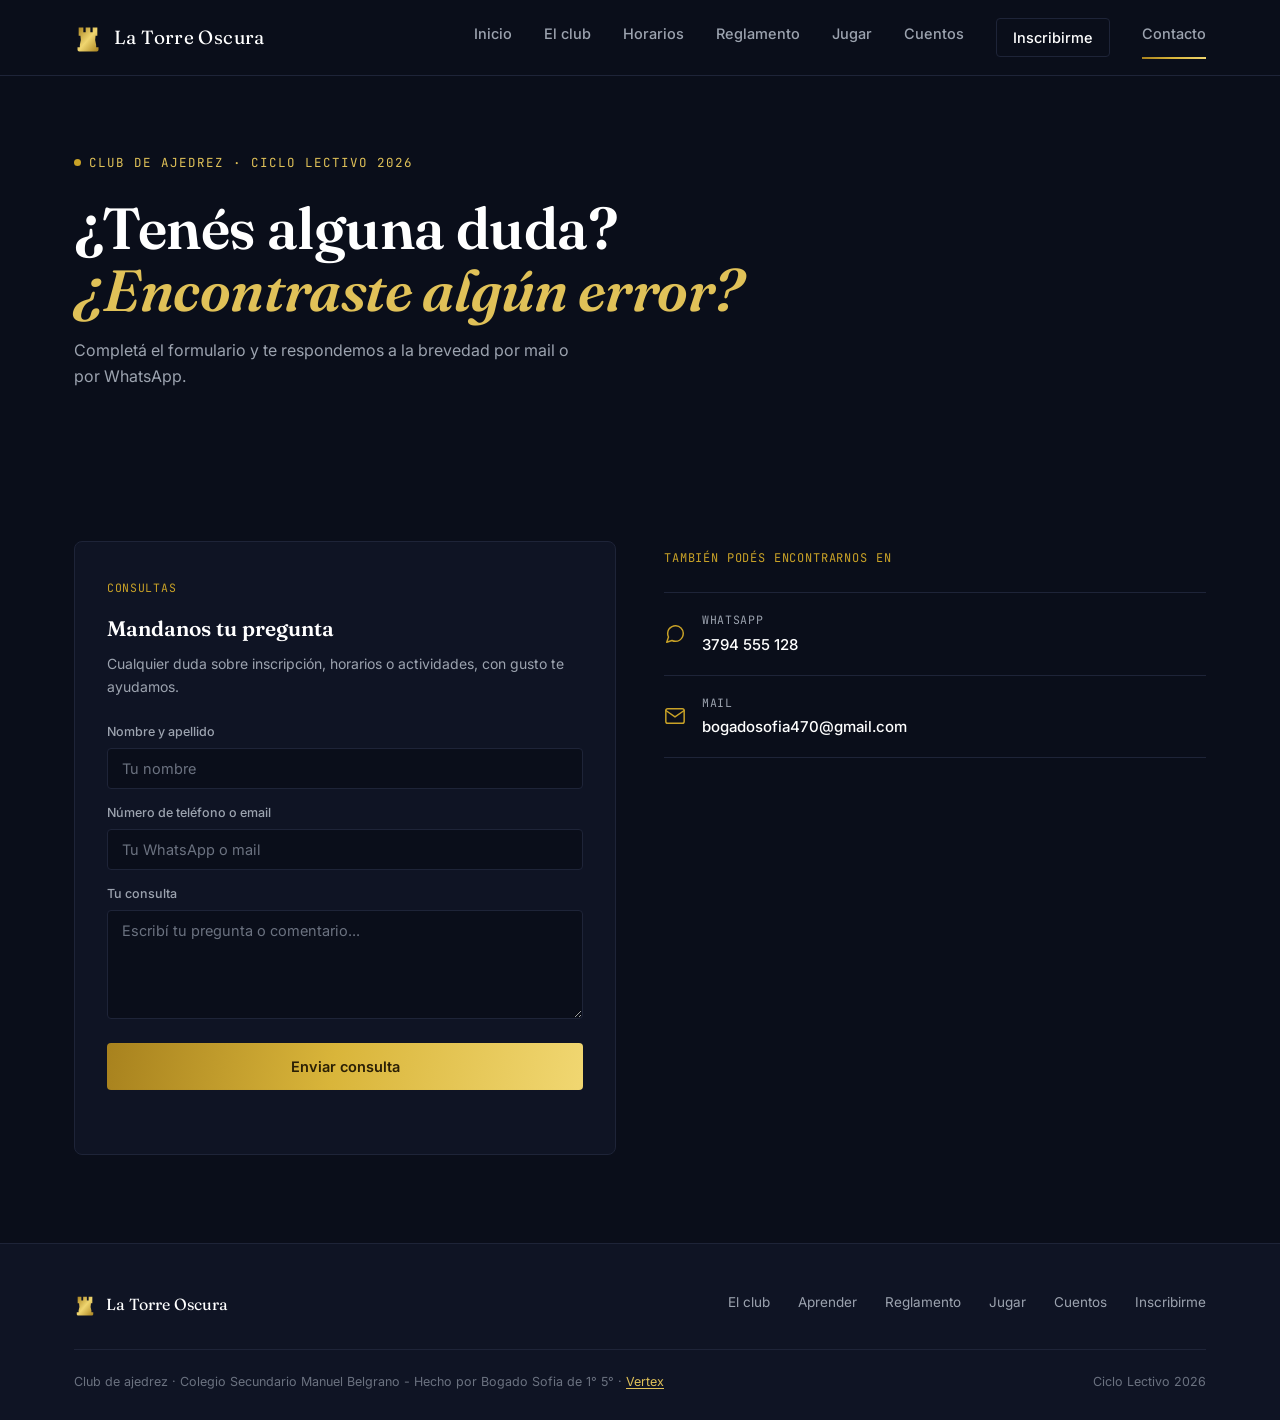
<file: contacto.html>
<!DOCTYPE html>
<html lang="es">
<head>
<meta charset="UTF-8">
<meta name="viewport" content="width=device-width, initial-scale=1.0">
<title>Contacto — La Torre Oscura | Club de Ajedrez Manuel Belgrano</title>
<meta name="description" content="¿Tenés alguna duda sobre el Club de Ajedrez La Torre Oscura? Escribinos.">
<link rel="preconnect" href="https://fonts.googleapis.com">
<link rel="preconnect" href="https://fonts.gstatic.com" crossorigin>
<link href="https://fonts.googleapis.com/css2?family=Fraunces:ital,wght@0,500;0,600;1,500;1,600&family=Inter:wght@400;500;600&family=JetBrains+Mono:wght@400&display=swap" rel="stylesheet">
<link rel="icon" type="image/svg+xml" href="favicon.svg">
<link rel="stylesheet" href="styles.css">
</head>
<body>

<header class="site-header">
  <div class="header-inner">
    <a href="index.html" class="brand">
      <svg viewBox="0 0 24 24" fill="none" xmlns="http://www.w3.org/2000/svg" aria-hidden="true">
        <defs>
          <linearGradient id="goldGradHeader" x1="0%" y1="0%" x2="100%" y2="100%">
            <stop offset="0%" stop-color="#A8821E"/>
            <stop offset="50%" stop-color="#F0D670"/>
            <stop offset="100%" stop-color="#A8821E"/>
          </linearGradient>
        </defs>
        <path d="M3 22Q3 23.5 4.5 23.5L19.5 23.5Q21 23.5 21 22L21 20L19 20L19 18Q17.5 13.5 18.5 10L20 10L20 3L16 3L16 7L14 7L14 3L10 3L10 7L8 7L8 3L4 3L4 10L5.5 10Q6.5 13.5 5 18L5 20L3 20Z" fill="url(#goldGradHeader)"/>
      </svg>
      La Torre Oscura
    </a>
    <button class="nav-toggle" id="navToggle" aria-label="Abrir menú" aria-expanded="false" aria-controls="mainNav">
      <span></span><span></span><span></span>
    </button>
    <nav class="main-nav" id="mainNav">
      <a href="index.html">Inicio</a>
      <a href="index.html#club">El club</a>
      <a href="index.html#horarios">Horarios</a>
      <a href="reglamento.html">Reglamento</a>
      <a href="jugar.html">Jugar</a>
      <a href="cuentos.html">Cuentos</a>
      <a href="index.html#inscripcion" class="nav-cta">Inscribirme</a>
      <a href="contacto.html" class="active nav-cta-outline">Contacto</a>
    </nav>
  </div>
</header>

<main>

  <section class="page-hero">
    <div class="container">
      <span class="hero-eyebrow">Club de Ajedrez · Ciclo Lectivo 2026</span>
      <h1>¿Tenés alguna duda?<br><em>¿Encontraste algún error?</em></h1>
      <p>Completá el formulario y te respondemos a la brevedad por mail o por WhatsApp.</p>
    </div>
  </section>

  <section class="section-dark">
    <div class="container">
      <div class="contact-layout">

        <div class="form-card reveal">
          <span class="form-card-tag">Consultas</span>
          <h3>Mandanos tu pregunta</h3>
          <p class="form-card-sub">Cualquier duda sobre inscripción, horarios o actividades, con gusto te ayudamos.</p>

          <form action="https://formspree.io/f/xqevnzvw" method="POST" class="club-form" data-success="Tu consulta fue enviada. Te respondemos a la brevedad.">
            <input type="hidden" name="origen" value="Formulario de contacto">

            <label for="c-nombre">Nombre y apellido</label>
            <input type="text" id="c-nombre" name="nombre" placeholder="Tu nombre" required>

            <label for="c-contacto">Número de teléfono o email</label>
            <input type="text" id="c-contacto" name="contacto" placeholder="Tu WhatsApp o mail" required>

            <label for="c-consulta">Tu consulta</label>
            <textarea id="c-consulta" name="consulta" placeholder="Escribí tu pregunta o comentario..." rows="5" required></textarea>

            <button type="submit" class="btn btn-gold">Enviar consulta</button>
            <p class="form-status" aria-live="polite"></p>
          </form>
        </div>

        <div class="contact-info reveal">
          <p class="contact-info-label">También podés encontrarnos en</p>

          <a href="https://wa.me/543794555128" class="contact-info-item" target="_blank" rel="noopener">
            <svg viewBox="0 0 24 24" fill="none" xmlns="http://www.w3.org/2000/svg" aria-hidden="true">
              <path d="M21 11.5a8.38 8.38 0 0 1-.9 3.8 8.5 8.5 0 0 1-7.6 4.7 8.38 8.38 0 0 1-3.8-.9L3 21l1.9-5.7a8.38 8.38 0 0 1-.9-3.8 8.5 8.5 0 0 1 4.7-7.6 8.38 8.38 0 0 1 3.8-.9h.5a8.48 8.48 0 0 1 8 8v.5z" stroke="currentColor" stroke-width="1.6" stroke-linecap="round" stroke-linejoin="round"/>
            </svg>
            <div>
              <span class="contact-info-type">WhatsApp</span>
              <span class="contact-info-value">3794 555 128</span>
            </div>
          </a>

          <a href="mailto:bogadosofia470@gmail.com" class="contact-info-item">
            <svg viewBox="0 0 24 24" fill="none" xmlns="http://www.w3.org/2000/svg" aria-hidden="true">
              <path d="M4 4h16c1.1 0 2 .9 2 2v12c0 1.1-.9 2-2 2H4c-1.1 0-2-.9-2-2V6c0-1.1.9-2 2-2z" stroke="currentColor" stroke-width="1.6" stroke-linecap="round" stroke-linejoin="round"/>
              <polyline points="22,6 12,13 2,6" stroke="currentColor" stroke-width="1.6" stroke-linecap="round" stroke-linejoin="round"/>
            </svg>
            <div>
              <span class="contact-info-type">Mail</span>
              <span class="contact-info-value">bogadosofia470@gmail.com</span>
            </div>
          </a>
        </div>

      </div>
    </div>
  </section>

</main>

<footer class="site-footer">
  <div class="container">
    <div class="footer-inner">
      <div class="footer-brand">
        <svg viewBox="0 0 24 24" fill="none" xmlns="http://www.w3.org/2000/svg" aria-hidden="true">
          <defs>
            <linearGradient id="goldGradFooter" x1="0%" y1="0%" x2="100%" y2="100%">
              <stop offset="0%" stop-color="#A8821E"/>
              <stop offset="50%" stop-color="#F0D670"/>
              <stop offset="100%" stop-color="#A8821E"/>
            </linearGradient>
          </defs>
          <path d="M3 22Q3 23.5 4.5 23.5L19.5 23.5Q21 23.5 21 22L21 20L19 20L19 18Q17.5 13.5 18.5 10L20 10L20 3L16 3L16 7L14 7L14 3L10 3L10 7L8 7L8 3L4 3L4 10L5.5 10Q6.5 13.5 5 18L5 20L3 20Z" fill="url(#goldGradFooter)"/>
        </svg>
        La Torre Oscura
      </div>
      <nav class="footer-links">
        <a href="index.html#club">El club</a>
        <a href="index.html#aprender">Aprender</a>
        <a href="reglamento.html">Reglamento</a>
        <a href="jugar.html">Jugar</a>
        <a href="cuentos.html">Cuentos</a>
        <a href="index.html#inscripcion">Inscribirme</a>
      </nav>
    </div>
    <div class="footer-bottom">
      <span>Club de ajedrez · Colegio Secundario Manuel Belgrano - Hecho por Bogado Sofia de 1° 5° · <a href="https://bogadosofia.github.io/Vertex/" target="_blank" rel="noopener">Vertex</a></span>
      <span>Ciclo Lectivo 2026</span>
    </div>
  </div>
</footer>

<script src="script.js"></script>
</body>
</html>
</file>
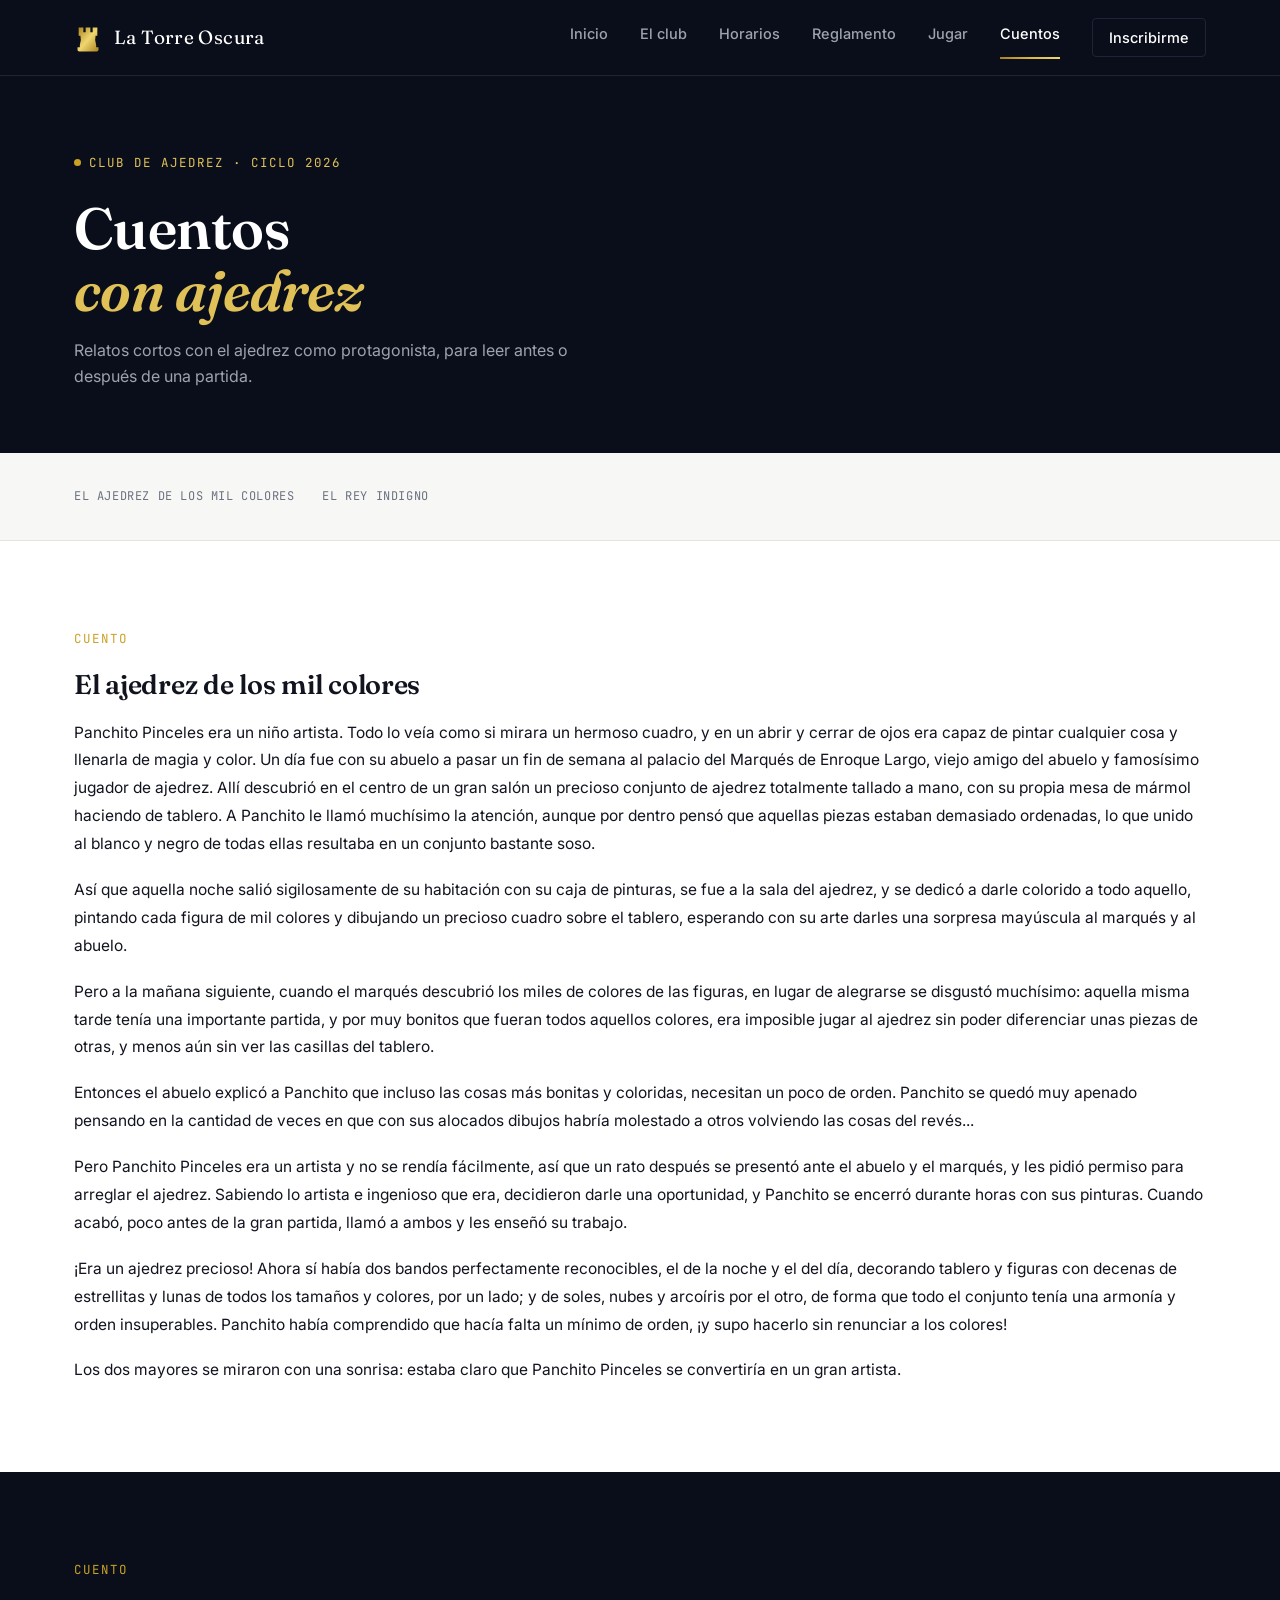
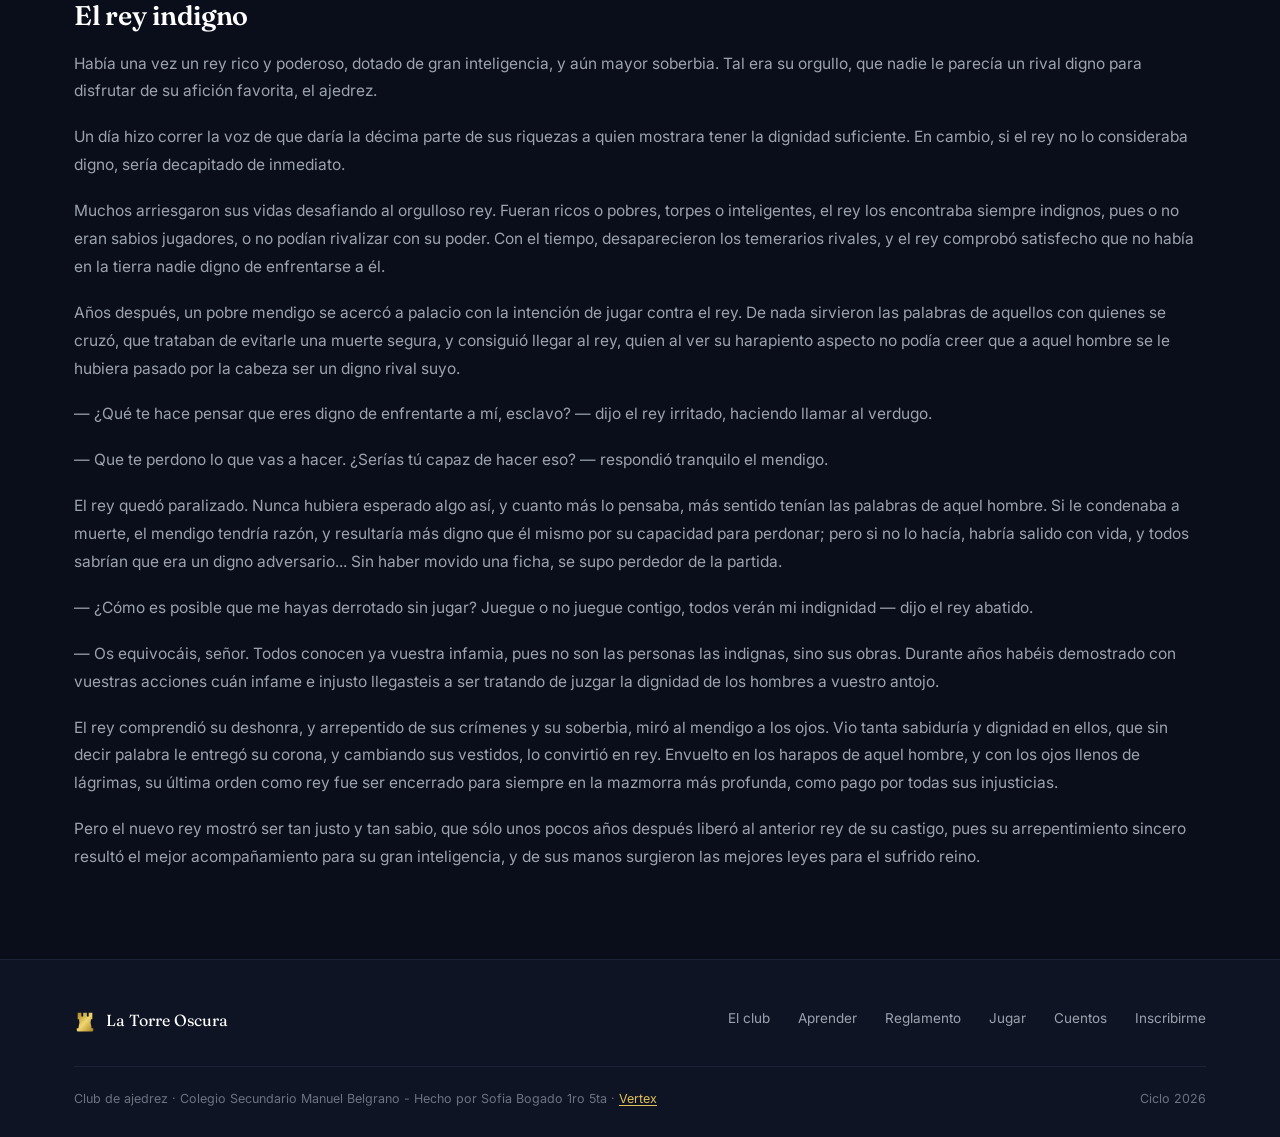
<file: cuentos.html>
<!DOCTYPE html>
<html lang="es">
<head>
<meta charset="UTF-8">
<meta name="viewport" content="width=device-width, initial-scale=1.0">
<title>Cuentos — La Torre Oscura | Club de Ajedrez Manuel Belgrano</title>
<meta name="description" content="Cuentos con temática de ajedrez del Club La Torre Oscura del Colegio Secundario Manuel Belgrano: El ajedrez de los mil colores y El rey indigno.">
<link rel="preconnect" href="https://fonts.googleapis.com">
<link rel="preconnect" href="https://fonts.gstatic.com" crossorigin>
<link href="https://fonts.googleapis.com/css2?family=Fraunces:ital,wght@0,500;0,600;1,500;1,600&family=Inter:wght@400;500;600&family=JetBrains+Mono:wght@400&display=swap" rel="stylesheet">
<link rel="icon" type="image/svg+xml" href="favicon.svg">
<link rel="stylesheet" href="styles.css">
</head>
<body>

<header class="site-header">
  <div class="header-inner">
    <a href="index.html" class="brand">
      <svg viewBox="0 0 24 24" fill="none" xmlns="http://www.w3.org/2000/svg" aria-hidden="true">
        <defs>
          <linearGradient id="goldGradHeader" x1="0%" y1="0%" x2="100%" y2="100%">
            <stop offset="0%" stop-color="#A8821E"/>
            <stop offset="50%" stop-color="#F0D670"/>
            <stop offset="100%" stop-color="#A8821E"/>
          </linearGradient>
        </defs>
        <path d="M3 22Q3 23.5 4.5 23.5L19.5 23.5Q21 23.5 21 22L21 20L19 20L19 18Q17.5 13.5 18.5 10L20 10L20 3L16 3L16 7L14 7L14 3L10 3L10 7L8 7L8 3L4 3L4 10L5.5 10Q6.5 13.5 5 18L5 20L3 20Z" fill="url(#goldGradHeader)"/>
      </svg>
      La Torre Oscura
    </a>
    <button class="nav-toggle" id="navToggle" aria-label="Abrir menú" aria-expanded="false" aria-controls="mainNav">
      <span></span><span></span><span></span>
    </button>
    <nav class="main-nav" id="mainNav">
      <a href="index.html">Inicio</a>
      <a href="index.html#club">El club</a>
      <a href="index.html#horarios">Horarios</a>
      <a href="reglamento.html">Reglamento</a>
      <a href="jugar.html">Jugar</a>
      <a href="cuentos.html" class="active">Cuentos</a>
      <a href="index.html#inscripcion" class="nav-cta">Inscribirme</a>
    </nav>
  </div>
</header>

<main>

  <section class="page-hero">
    <div class="container">
      <span class="hero-eyebrow">Club de Ajedrez · Ciclo 2026</span>
      <h1>Cuentos<br><em>con ajedrez</em></h1>
      <p>Relatos cortos con el ajedrez como protagonista, para leer antes o después de una partida.</p>
    </div>
  </section>

  <div class="schedule-strip toc-strip">
    <div class="container">
      <nav class="toc-nav" aria-label="Cuentos disponibles">
        <a href="#cuento1">El ajedrez de los mil colores</a>
        <a href="#cuento2">El rey indigno</a>
      </nav>
    </div>
  </div>

  <section>
    <div class="container">
      <div class="chapter reveal" id="cuento1">
        <span class="section-eyebrow">Cuento</span>
        <h2>El ajedrez de los mil colores</h2>
        <div class="story-text">
          <p>Panchito Pinceles era un niño artista. Todo lo veía como si mirara un hermoso cuadro, y en un abrir y cerrar de ojos era capaz de pintar cualquier cosa y llenarla de magia y color. Un día fue con su abuelo a pasar un fin de semana al palacio del Marqués de Enroque Largo, viejo amigo del abuelo y famosísimo jugador de ajedrez. Allí descubrió en el centro de un gran salón un precioso conjunto de ajedrez totalmente tallado a mano, con su propia mesa de mármol haciendo de tablero. A Panchito le llamó muchísimo la atención, aunque por dentro pensó que aquellas piezas estaban demasiado ordenadas, lo que unido al blanco y negro de todas ellas resultaba en un conjunto bastante soso.</p>
          <p>Así que aquella noche salió sigilosamente de su habitación con su caja de pinturas, se fue a la sala del ajedrez, y se dedicó a darle colorido a todo aquello, pintando cada figura de mil colores y dibujando un precioso cuadro sobre el tablero, esperando con su arte darles una sorpresa mayúscula al marqués y al abuelo.</p>
          <p>Pero a la mañana siguiente, cuando el marqués descubrió los miles de colores de las figuras, en lugar de alegrarse se disgustó muchísimo: aquella misma tarde tenía una importante partida, y por muy bonitos que fueran todos aquellos colores, era imposible jugar al ajedrez sin poder diferenciar unas piezas de otras, y menos aún sin ver las casillas del tablero.</p>
          <p>Entonces el abuelo explicó a Panchito que incluso las cosas más bonitas y coloridas, necesitan un poco de orden. Panchito se quedó muy apenado pensando en la cantidad de veces en que con sus alocados dibujos habría molestado a otros volviendo las cosas del revés...</p>
          <p>Pero Panchito Pinceles era un artista y no se rendía fácilmente, así que un rato después se presentó ante el abuelo y el marqués, y les pidió permiso para arreglar el ajedrez. Sabiendo lo artista e ingenioso que era, decidieron darle una oportunidad, y Panchito se encerró durante horas con sus pinturas. Cuando acabó, poco antes de la gran partida, llamó a ambos y les enseñó su trabajo.</p>
          <p>¡Era un ajedrez precioso! Ahora sí había dos bandos perfectamente reconocibles, el de la noche y el del día, decorando tablero y figuras con decenas de estrellitas y lunas de todos los tamaños y colores, por un lado; y de soles, nubes y arcoíris por el otro, de forma que todo el conjunto tenía una armonía y orden insuperables. Panchito había comprendido que hacía falta un mínimo de orden, ¡y supo hacerlo sin renunciar a los colores!</p>
          <p>Los dos mayores se miraron con una sonrisa: estaba claro que Panchito Pinceles se convertiría en un gran artista.</p>
        </div>
      </div>
    </div>
  </section>

  <section class="section-dark">
    <div class="container">
      <div class="chapter reveal" id="cuento2">
        <span class="section-eyebrow">Cuento</span>
        <h2>El rey indigno</h2>
        <div class="story-text">
          <p>Había una vez un rey rico y poderoso, dotado de gran inteligencia, y aún mayor soberbia. Tal era su orgullo, que nadie le parecía un rival digno para disfrutar de su afición favorita, el ajedrez.</p>
          <p>Un día hizo correr la voz de que daría la décima parte de sus riquezas a quien mostrara tener la dignidad suficiente. En cambio, si el rey no lo consideraba digno, sería decapitado de inmediato.</p>
          <p>Muchos arriesgaron sus vidas desafiando al orgulloso rey. Fueran ricos o pobres, torpes o inteligentes, el rey los encontraba siempre indignos, pues o no eran sabios jugadores, o no podían rivalizar con su poder. Con el tiempo, desaparecieron los temerarios rivales, y el rey comprobó satisfecho que no había en la tierra nadie digno de enfrentarse a él.</p>
          <p>Años después, un pobre mendigo se acercó a palacio con la intención de jugar contra el rey. De nada sirvieron las palabras de aquellos con quienes se cruzó, que trataban de evitarle una muerte segura, y consiguió llegar al rey, quien al ver su harapiento aspecto no podía creer que a aquel hombre se le hubiera pasado por la cabeza ser un digno rival suyo.</p>
          <p>— ¿Qué te hace pensar que eres digno de enfrentarte a mí, esclavo? — dijo el rey irritado, haciendo llamar al verdugo.</p>
          <p>— Que te perdono lo que vas a hacer. ¿Serías tú capaz de hacer eso? — respondió tranquilo el mendigo.</p>
          <p>El rey quedó paralizado. Nunca hubiera esperado algo así, y cuanto más lo pensaba, más sentido tenían las palabras de aquel hombre. Si le condenaba a muerte, el mendigo tendría razón, y resultaría más digno que él mismo por su capacidad para perdonar; pero si no lo hacía, habría salido con vida, y todos sabrían que era un digno adversario... Sin haber movido una ficha, se supo perdedor de la partida.</p>
          <p>— ¿Cómo es posible que me hayas derrotado sin jugar? Juegue o no juegue contigo, todos verán mi indignidad — dijo el rey abatido.</p>
          <p>— Os equivocáis, señor. Todos conocen ya vuestra infamia, pues no son las personas las indignas, sino sus obras. Durante años habéis demostrado con vuestras acciones cuán infame e injusto llegasteis a ser tratando de juzgar la dignidad de los hombres a vuestro antojo.</p>
          <p>El rey comprendió su deshonra, y arrepentido de sus crímenes y su soberbia, miró al mendigo a los ojos. Vio tanta sabiduría y dignidad en ellos, que sin decir palabra le entregó su corona, y cambiando sus vestidos, lo convirtió en rey. Envuelto en los harapos de aquel hombre, y con los ojos llenos de lágrimas, su última orden como rey fue ser encerrado para siempre en la mazmorra más profunda, como pago por todas sus injusticias.</p>
          <p>Pero el nuevo rey mostró ser tan justo y tan sabio, que sólo unos pocos años después liberó al anterior rey de su castigo, pues su arrepentimiento sincero resultó el mejor acompañamiento para su gran inteligencia, y de sus manos surgieron las mejores leyes para el sufrido reino.</p>
        </div>
      </div>
    </div>
  </section>

</main>

<footer class="site-footer">
  <div class="container">
    <div class="footer-inner">
      <div class="footer-brand">
        <svg viewBox="0 0 24 24" fill="none" xmlns="http://www.w3.org/2000/svg" aria-hidden="true">
          <defs>
            <linearGradient id="goldGradFooter" x1="0%" y1="0%" x2="100%" y2="100%">
              <stop offset="0%" stop-color="#A8821E"/>
              <stop offset="50%" stop-color="#F0D670"/>
              <stop offset="100%" stop-color="#A8821E"/>
            </linearGradient>
          </defs>
          <path d="M3 22Q3 23.5 4.5 23.5L19.5 23.5Q21 23.5 21 22L21 20L19 20L19 18Q17.5 13.5 18.5 10L20 10L20 3L16 3L16 7L14 7L14 3L10 3L10 7L8 7L8 3L4 3L4 10L5.5 10Q6.5 13.5 5 18L5 20L3 20Z" fill="url(#goldGradFooter)"/>
        </svg>
        La Torre Oscura
      </div>
      <nav class="footer-links">
        <a href="index.html#club">El club</a>
        <a href="index.html#aprender">Aprender</a>
        <a href="reglamento.html">Reglamento</a>
        <a href="jugar.html">Jugar</a>
        <a href="cuentos.html">Cuentos</a>
        <a href="index.html#inscripcion">Inscribirme</a>
      </nav>
    </div>
    <div class="footer-bottom">
      <span>Club de ajedrez · Colegio Secundario Manuel Belgrano - Hecho por Sofia Bogado 1ro 5ta · <a href="https://bogadosofia.github.io/Vertex/" target="_blank" rel="noopener">Vertex</a></span>
      <span>Ciclo 2026</span>
    </div>
  </div>
</footer>

<a href="contacto.html" class="float-contact" aria-label="Contactanos">
  <svg viewBox="0 0 24 24" fill="none" xmlns="http://www.w3.org/2000/svg" aria-hidden="true">
    <path d="M21 15a2 2 0 0 1-2 2H7l-4 4V5a2 2 0 0 1 2-2h14a2 2 0 0 1 2 2z" stroke="currentColor" stroke-width="2" stroke-linecap="round" stroke-linejoin="round"/>
  </svg>
  ¿Tenés alguna duda?
</a>

<script src="script.js"></script>
</body>
</html>
</file>
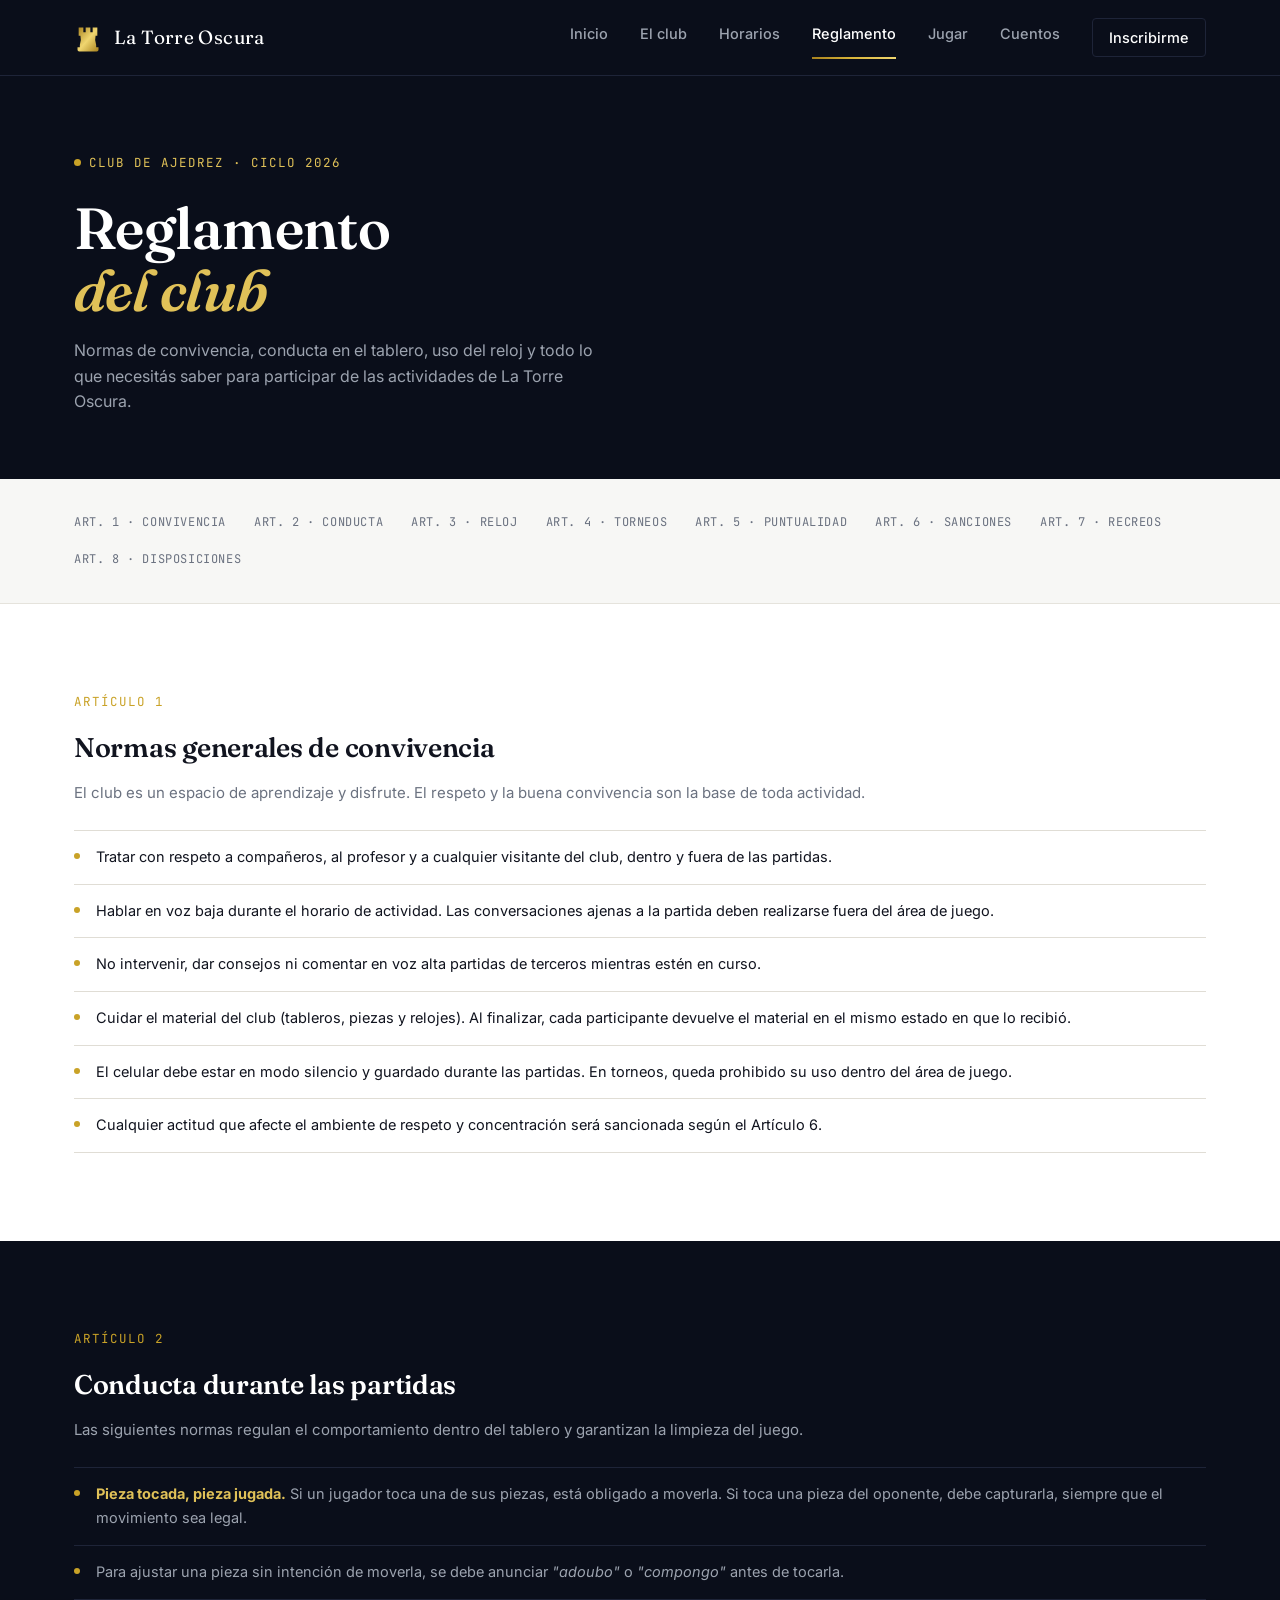
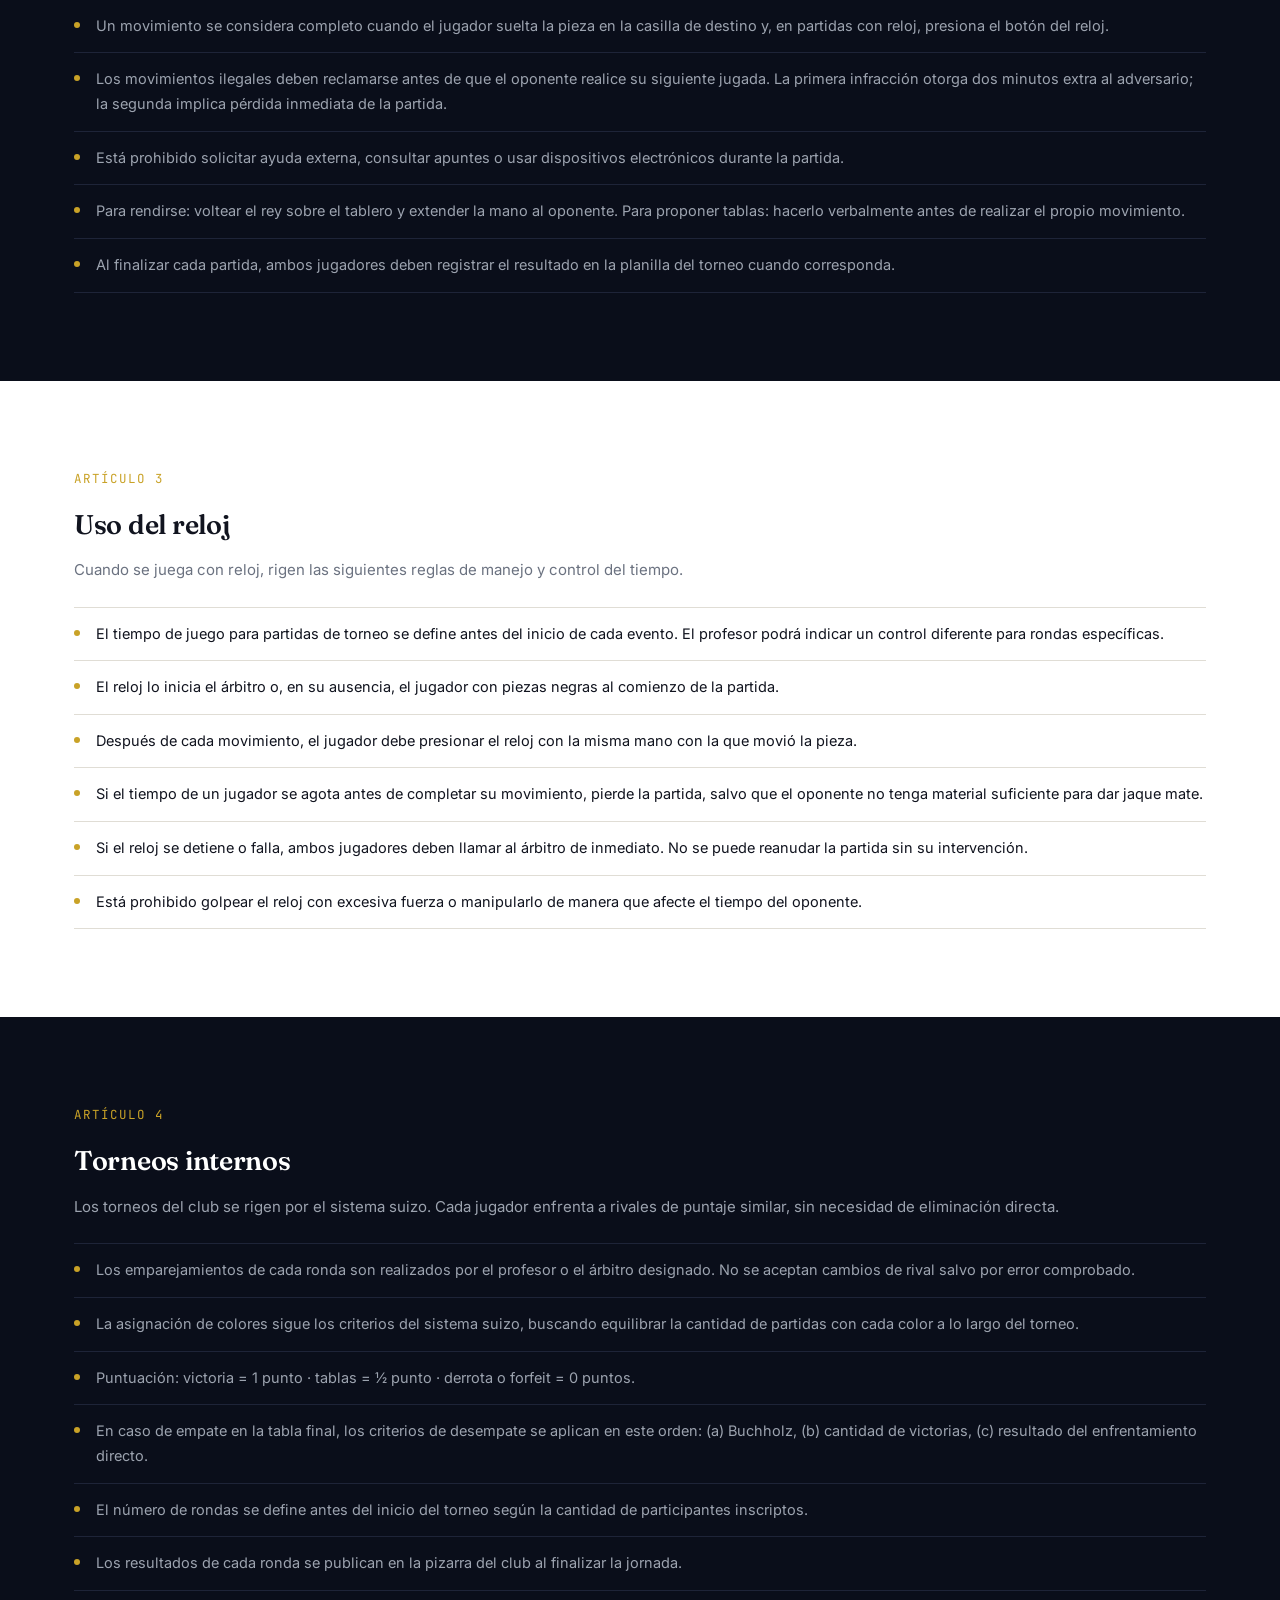
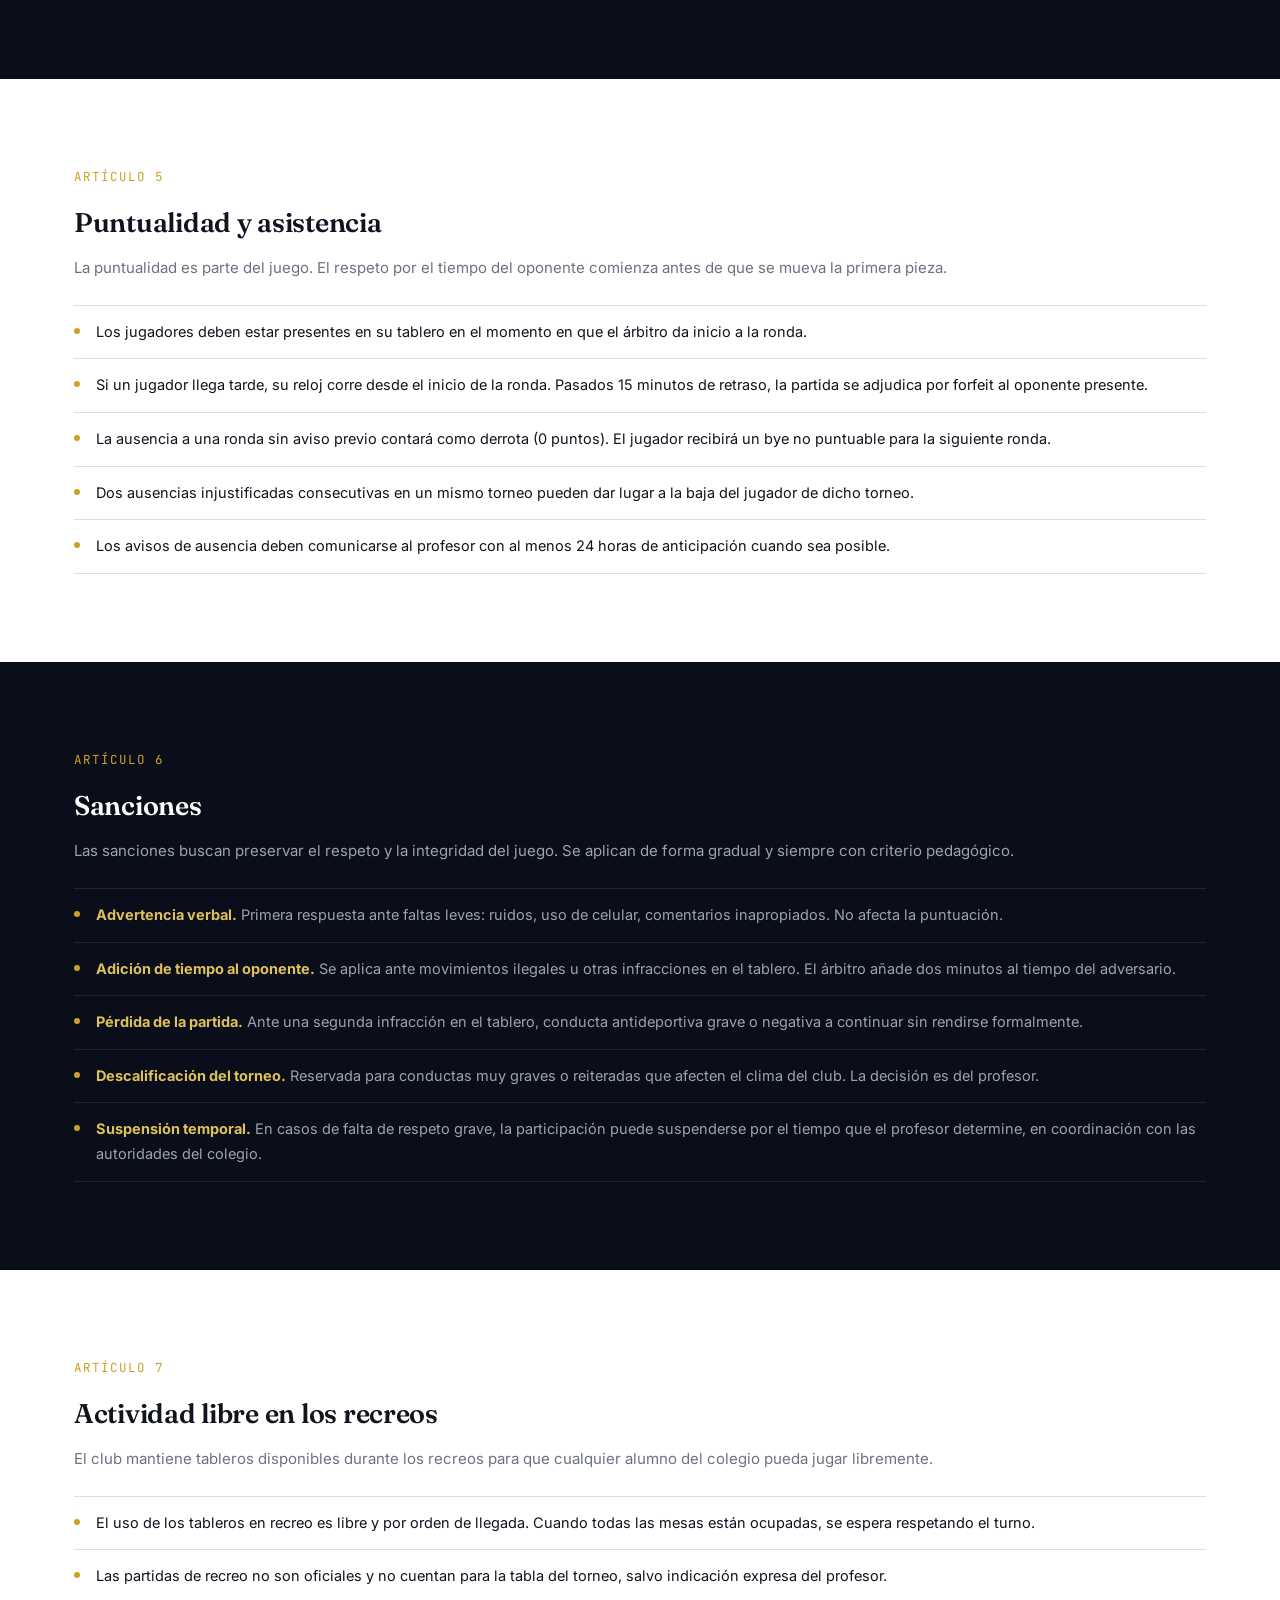
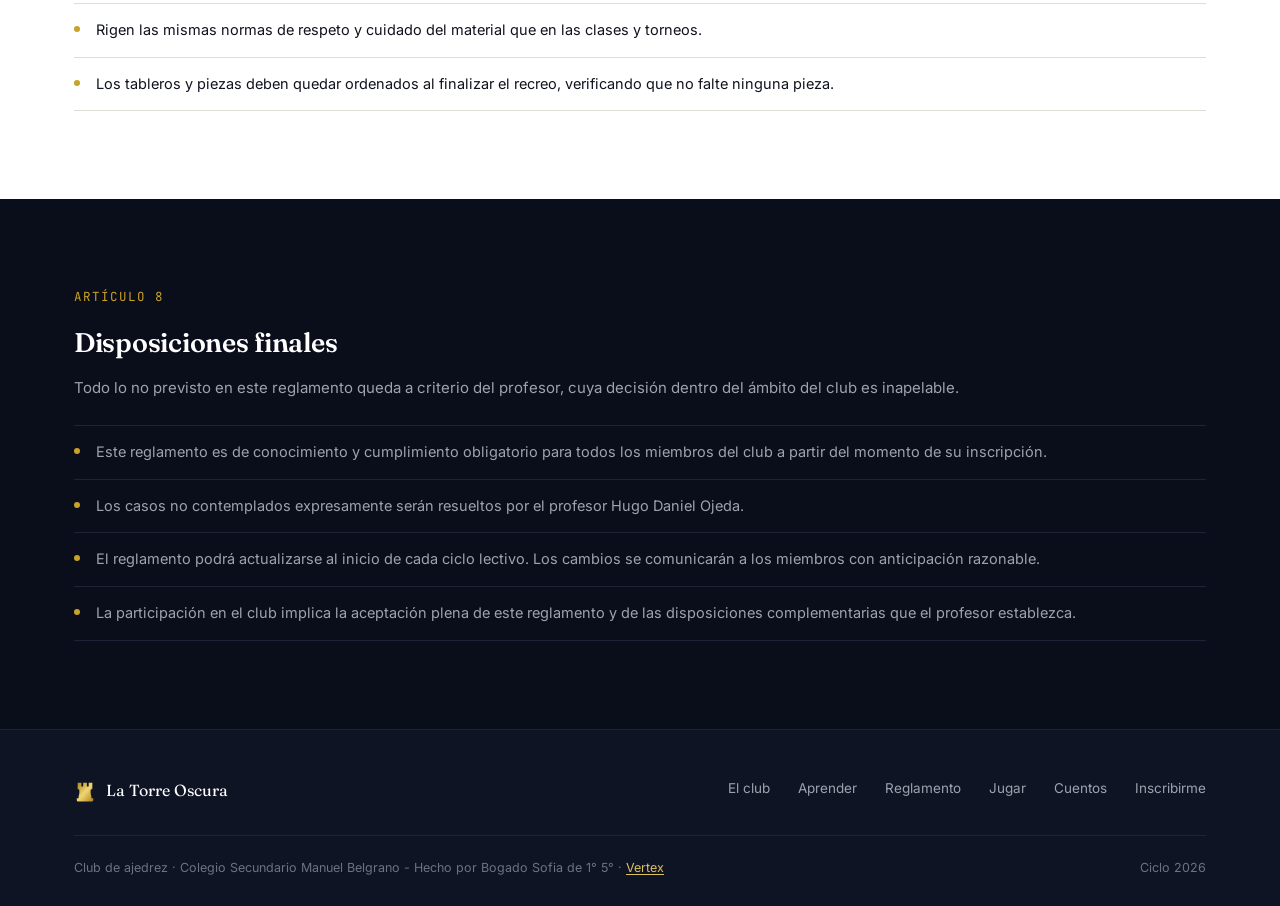
<file: reglamento.html>
<!DOCTYPE html>
<html lang="es">
<head>
<meta charset="UTF-8">
<meta name="viewport" content="width=device-width, initial-scale=1.0">
<title>Reglamento — La Torre Oscura | Club de Ajedrez Manuel Belgrano</title>
<meta name="description" content="Reglamento del Club de Ajedrez La Torre Oscura del Colegio Secundario Manuel Belgrano. Normas de conducta, uso del reloj, torneos y sanciones.">
<link rel="preconnect" href="https://fonts.googleapis.com">
<link rel="preconnect" href="https://fonts.gstatic.com" crossorigin>
<link href="https://fonts.googleapis.com/css2?family=Fraunces:ital,wght@0,500;0,600;1,500;1,600&family=Inter:wght@400;500;600&family=JetBrains+Mono:wght@400&display=swap" rel="stylesheet">
<link rel="icon" type="image/svg+xml" href="favicon.svg">
<link rel="stylesheet" href="styles.css">
</head>
<body>

<header class="site-header">
  <div class="header-inner">
    <a href="index.html" class="brand">
      <svg viewBox="0 0 24 24" fill="none" xmlns="http://www.w3.org/2000/svg" aria-hidden="true">
        <defs>
          <linearGradient id="goldGradHeader" x1="0%" y1="0%" x2="100%" y2="100%">
            <stop offset="0%" stop-color="#A8821E"/>
            <stop offset="50%" stop-color="#F0D670"/>
            <stop offset="100%" stop-color="#A8821E"/>
          </linearGradient>
        </defs>
        <path d="M3 22Q3 23.5 4.5 23.5L19.5 23.5Q21 23.5 21 22L21 20L19 20L19 18Q17.5 13.5 18.5 10L20 10L20 3L16 3L16 7L14 7L14 3L10 3L10 7L8 7L8 3L4 3L4 10L5.5 10Q6.5 13.5 5 18L5 20L3 20Z" fill="url(#goldGradHeader)"/>
      </svg>
      La Torre Oscura
    </a>
    <button class="nav-toggle" id="navToggle" aria-label="Abrir menú" aria-expanded="false" aria-controls="mainNav">
      <span></span><span></span><span></span>
    </button>
    <nav class="main-nav" id="mainNav">
      <a href="index.html">Inicio</a>
      <a href="index.html#club">El club</a>
      <a href="index.html#horarios">Horarios</a>
      <a href="reglamento.html" class="active">Reglamento</a>
      <a href="jugar.html">Jugar</a>
      <a href="cuentos.html">Cuentos</a>
      <a href="index.html#inscripcion" class="nav-cta">Inscribirme</a>
    </nav>
  </div>
</header>

<main>

  <section class="page-hero">
    <div class="container">
      <span class="hero-eyebrow">Club de Ajedrez · Ciclo 2026</span>
      <h1>Reglamento<br><em>del club</em></h1>
      <p>Normas de convivencia, conducta en el tablero, uso del reloj y todo lo que necesitás saber para participar de las actividades de La Torre Oscura.</p>
    </div>
  </section>

  <div class="schedule-strip toc-strip">
    <div class="container">
      <nav class="toc-nav" aria-label="Artículos del reglamento">
        <a href="#art1">Art. 1 · Convivencia</a>
        <a href="#art2">Art. 2 · Conducta</a>
        <a href="#art3">Art. 3 · Reloj</a>
        <a href="#art4">Art. 4 · Torneos</a>
        <a href="#art5">Art. 5 · Puntualidad</a>
        <a href="#art6">Art. 6 · Sanciones</a>
        <a href="#art7">Art. 7 · Recreos</a>
        <a href="#art8">Art. 8 · Disposiciones</a>
      </nav>
    </div>
  </div>

  <section>
    <div class="container">
      <div class="chapter reveal" id="art1">
        <span class="section-eyebrow">Artículo 1</span>
        <h2>Normas generales de convivencia</h2>
        <p class="chapter-intro">El club es un espacio de aprendizaje y disfrute. El respeto y la buena convivencia son la base de toda actividad.</p>
        <ul class="rule-list">
          <li>Tratar con respeto a compañeros, al profesor y a cualquier visitante del club, dentro y fuera de las partidas.</li>
          <li>Hablar en voz baja durante el horario de actividad. Las conversaciones ajenas a la partida deben realizarse fuera del área de juego.</li>
          <li>No intervenir, dar consejos ni comentar en voz alta partidas de terceros mientras estén en curso.</li>
          <li>Cuidar el material del club (tableros, piezas y relojes). Al finalizar, cada participante devuelve el material en el mismo estado en que lo recibió.</li>
          <li>El celular debe estar en modo silencio y guardado durante las partidas. En torneos, queda prohibido su uso dentro del área de juego.</li>
          <li>Cualquier actitud que afecte el ambiente de respeto y concentración será sancionada según el Artículo 6.</li>
        </ul>
      </div>
    </div>
  </section>

  <section class="section-dark">
    <div class="container">
      <div class="chapter reveal" id="art2">
        <span class="section-eyebrow">Artículo 2</span>
        <h2>Conducta durante las partidas</h2>
        <p class="chapter-intro">Las siguientes normas regulan el comportamiento dentro del tablero y garantizan la limpieza del juego.</p>
        <ul class="rule-list">
          <li><strong>Pieza tocada, pieza jugada.</strong> Si un jugador toca una de sus piezas, está obligado a moverla. Si toca una pieza del oponente, debe capturarla, siempre que el movimiento sea legal.</li>
          <li>Para ajustar una pieza sin intención de moverla, se debe anunciar <em>"adoubo"</em> o <em>"compongo"</em> antes de tocarla.</li>
          <li>Un movimiento se considera completo cuando el jugador suelta la pieza en la casilla de destino y, en partidas con reloj, presiona el botón del reloj.</li>
          <li>Los movimientos ilegales deben reclamarse antes de que el oponente realice su siguiente jugada. La primera infracción otorga dos minutos extra al adversario; la segunda implica pérdida inmediata de la partida.</li>
          <li>Está prohibido solicitar ayuda externa, consultar apuntes o usar dispositivos electrónicos durante la partida.</li>
          <li>Para rendirse: voltear el rey sobre el tablero y extender la mano al oponente. Para proponer tablas: hacerlo verbalmente antes de realizar el propio movimiento.</li>
          <li>Al finalizar cada partida, ambos jugadores deben registrar el resultado en la planilla del torneo cuando corresponda.</li>
        </ul>
      </div>
    </div>
  </section>

  <section>
    <div class="container">
      <div class="chapter reveal" id="art3">
        <span class="section-eyebrow">Artículo 3</span>
        <h2>Uso del reloj</h2>
        <p class="chapter-intro">Cuando se juega con reloj, rigen las siguientes reglas de manejo y control del tiempo.</p>
        <ul class="rule-list">
          <li>El tiempo de juego para partidas de torneo se define antes del inicio de cada evento. El profesor podrá indicar un control diferente para rondas específicas.</li>
          <li>El reloj lo inicia el árbitro o, en su ausencia, el jugador con piezas negras al comienzo de la partida.</li>
          <li>Después de cada movimiento, el jugador debe presionar el reloj con la misma mano con la que movió la pieza.</li>
          <li>Si el tiempo de un jugador se agota antes de completar su movimiento, pierde la partida, salvo que el oponente no tenga material suficiente para dar jaque mate.</li>
          <li>Si el reloj se detiene o falla, ambos jugadores deben llamar al árbitro de inmediato. No se puede reanudar la partida sin su intervención.</li>
          <li>Está prohibido golpear el reloj con excesiva fuerza o manipularlo de manera que afecte el tiempo del oponente.</li>
        </ul>
      </div>
    </div>
  </section>

  <section class="section-dark">
    <div class="container">
      <div class="chapter reveal" id="art4">
        <span class="section-eyebrow">Artículo 4</span>
        <h2>Torneos internos</h2>
        <p class="chapter-intro">Los torneos del club se rigen por el sistema suizo. Cada jugador enfrenta a rivales de puntaje similar, sin necesidad de eliminación directa.</p>
        <ul class="rule-list">
          <li>Los emparejamientos de cada ronda son realizados por el profesor o el árbitro designado. No se aceptan cambios de rival salvo por error comprobado.</li>
          <li>La asignación de colores sigue los criterios del sistema suizo, buscando equilibrar la cantidad de partidas con cada color a lo largo del torneo.</li>
          <li>Puntuación: victoria = 1 punto · tablas = ½ punto · derrota o forfeit = 0 puntos.</li>
          <li>En caso de empate en la tabla final, los criterios de desempate se aplican en este orden: (a) Buchholz, (b) cantidad de victorias, (c) resultado del enfrentamiento directo.</li>
          <li>El número de rondas se define antes del inicio del torneo según la cantidad de participantes inscriptos.</li>
          <li>Los resultados de cada ronda se publican en la pizarra del club al finalizar la jornada.</li>
        </ul>
      </div>
    </div>
  </section>

  <section>
    <div class="container">
      <div class="chapter reveal" id="art5">
        <span class="section-eyebrow">Artículo 5</span>
        <h2>Puntualidad y asistencia</h2>
        <p class="chapter-intro">La puntualidad es parte del juego. El respeto por el tiempo del oponente comienza antes de que se mueva la primera pieza.</p>
        <ul class="rule-list">
          <li>Los jugadores deben estar presentes en su tablero en el momento en que el árbitro da inicio a la ronda.</li>
          <li>Si un jugador llega tarde, su reloj corre desde el inicio de la ronda. Pasados 15 minutos de retraso, la partida se adjudica por forfeit al oponente presente.</li>
          <li>La ausencia a una ronda sin aviso previo contará como derrota (0 puntos). El jugador recibirá un bye no puntuable para la siguiente ronda.</li>
          <li>Dos ausencias injustificadas consecutivas en un mismo torneo pueden dar lugar a la baja del jugador de dicho torneo.</li>
          <li>Los avisos de ausencia deben comunicarse al profesor con al menos 24 horas de anticipación cuando sea posible.</li>
        </ul>
      </div>
    </div>
  </section>

  <section class="section-dark">
    <div class="container">
      <div class="chapter reveal" id="art6">
        <span class="section-eyebrow">Artículo 6</span>
        <h2>Sanciones</h2>
        <p class="chapter-intro">Las sanciones buscan preservar el respeto y la integridad del juego. Se aplican de forma gradual y siempre con criterio pedagógico.</p>
        <ul class="rule-list">
          <li><strong>Advertencia verbal.</strong> Primera respuesta ante faltas leves: ruidos, uso de celular, comentarios inapropiados. No afecta la puntuación.</li>
          <li><strong>Adición de tiempo al oponente.</strong> Se aplica ante movimientos ilegales u otras infracciones en el tablero. El árbitro añade dos minutos al tiempo del adversario.</li>
          <li><strong>Pérdida de la partida.</strong> Ante una segunda infracción en el tablero, conducta antideportiva grave o negativa a continuar sin rendirse formalmente.</li>
          <li><strong>Descalificación del torneo.</strong> Reservada para conductas muy graves o reiteradas que afecten el clima del club. La decisión es del profesor.</li>
          <li><strong>Suspensión temporal.</strong> En casos de falta de respeto grave, la participación puede suspenderse por el tiempo que el profesor determine, en coordinación con las autoridades del colegio.</li>
        </ul>
      </div>
    </div>
  </section>

  <section>
    <div class="container">
      <div class="chapter reveal" id="art7">
        <span class="section-eyebrow">Artículo 7</span>
        <h2>Actividad libre en los recreos</h2>
        <p class="chapter-intro">El club mantiene tableros disponibles durante los recreos para que cualquier alumno del colegio pueda jugar libremente.</p>
        <ul class="rule-list">
          <li>El uso de los tableros en recreo es libre y por orden de llegada. Cuando todas las mesas están ocupadas, se espera respetando el turno.</li>
          <li>Las partidas de recreo no son oficiales y no cuentan para la tabla del torneo, salvo indicación expresa del profesor.</li>
          <li>Rigen las mismas normas de respeto y cuidado del material que en las clases y torneos.</li>
          <li>Los tableros y piezas deben quedar ordenados al finalizar el recreo, verificando que no falte ninguna pieza.</li>
        </ul>
      </div>
    </div>
  </section>

  <section class="section-dark">
    <div class="container">
      <div class="chapter reveal" id="art8">
        <span class="section-eyebrow">Artículo 8</span>
        <h2>Disposiciones finales</h2>
        <p class="chapter-intro">Todo lo no previsto en este reglamento queda a criterio del profesor, cuya decisión dentro del ámbito del club es inapelable.</p>
        <ul class="rule-list">
          <li>Este reglamento es de conocimiento y cumplimiento obligatorio para todos los miembros del club a partir del momento de su inscripción.</li>
          <li>Los casos no contemplados expresamente serán resueltos por el profesor Hugo Daniel Ojeda.</li>
          <li>El reglamento podrá actualizarse al inicio de cada ciclo lectivo. Los cambios se comunicarán a los miembros con anticipación razonable.</li>
          <li>La participación en el club implica la aceptación plena de este reglamento y de las disposiciones complementarias que el profesor establezca.</li>
        </ul>
      </div>
    </div>
  </section>

</main>

<footer class="site-footer">
  <div class="container">
    <div class="footer-inner">
      <div class="footer-brand">
        <svg viewBox="0 0 24 24" fill="none" xmlns="http://www.w3.org/2000/svg" aria-hidden="true">
          <defs>
            <linearGradient id="goldGradFooter" x1="0%" y1="0%" x2="100%" y2="100%">
              <stop offset="0%" stop-color="#A8821E"/>
              <stop offset="50%" stop-color="#F0D670"/>
              <stop offset="100%" stop-color="#A8821E"/>
            </linearGradient>
          </defs>
          <path d="M3 22Q3 23.5 4.5 23.5L19.5 23.5Q21 23.5 21 22L21 20L19 20L19 18Q17.5 13.5 18.5 10L20 10L20 3L16 3L16 7L14 7L14 3L10 3L10 7L8 7L8 3L4 3L4 10L5.5 10Q6.5 13.5 5 18L5 20L3 20Z" fill="url(#goldGradFooter)"/>
        </svg>
        La Torre Oscura
      </div>
      <nav class="footer-links">
        <a href="index.html#club">El club</a>
          <a href="index.html#aprender">Aprender</a>
        <a href="reglamento.html">Reglamento</a>
        <a href="jugar.html">Jugar</a>
        <a href="cuentos.html">Cuentos</a>
        <a href="index.html#inscripcion">Inscribirme</a>
      </nav>
    </div>
    <div class="footer-bottom">
      <span>Club de ajedrez · Colegio Secundario Manuel Belgrano - Hecho por Bogado Sofia de 1° 5° · <a href="https://bogadosofia.github.io/Vertex/" target="_blank" rel="noopener">Vertex</a></span>
      <span>Ciclo 2026</span>
    </div>
  </div>
</footer>

<a href="contacto.html" class="float-contact" aria-label="Contactanos">
  <svg viewBox="0 0 24 24" fill="none" xmlns="http://www.w3.org/2000/svg" aria-hidden="true">
    <path d="M21 15a2 2 0 0 1-2 2H7l-4 4V5a2 2 0 0 1 2-2h14a2 2 0 0 1 2 2z" stroke="currentColor" stroke-width="2" stroke-linecap="round" stroke-linejoin="round"/>
  </svg>
  ¿Tenés alguna duda?
</a>

<script src="script.js"></script>
</body>
</html>
</file>
<file: styles.css>
﻿/* ====================================
   LA TORRE OSCURA — Club de Ajedrez
   Sistema de diseño
   ==================================== */

:root {
  --bg-dark: #0A0E1A;
  --bg-dark-card: #0F1424;
  --border-dark: #1E2438;
  --white: #FFFFFF;
  --off-white: #F7F7F5;
  --gold: #C9A227;
  --gold-light: #E0C158;
  --gold-metal: linear-gradient(100deg, #A8821E 0%, #D9B53A 24%, #F0D670 50%, #D9B53A 76%, #A8821E 100%);
  --gray-text: #6B7280;
  --gray-text-dark: #9CA3AF;
  --text-dark: #11141F;

  --board-light: #F7F7F5;
  --board-dark: #0A0E1A;
  --piece-white: #C7CBD1;
  --piece-black: #C9A227;

  --font-display: 'Fraunces', serif;
  --font-body: 'Inter', sans-serif;
  --font-mono: 'JetBrains Mono', monospace;

  --max-width: 1180px;
}

* {
  margin: 0;
  padding: 0;
  box-sizing: border-box;
}

html {
  scroll-behavior: smooth;
}

@media (prefers-reduced-motion: reduce) {
  html {
    scroll-behavior: auto;
  }
  *, *::before, *::after {
    animation-duration: 0.01ms !important;
    animation-iteration-count: 1 !important;
    transition-duration: 0.01ms !important;
  }
}

body {
  font-family: var(--font-body);
  color: var(--text-dark);
  background: var(--white);
  line-height: 1.6;
  -webkit-font-smoothing: antialiased;
}

img {
  max-width: 100%;
  display: block;
}

a {
  color: inherit;
  text-decoration: none;
}

.container {
  max-width: var(--max-width);
  margin: 0 auto;
  padding: 0 24px;
}

a:focus-visible,
button:focus-visible {
  outline: 2px solid var(--gold);
  outline-offset: 3px;
}

/* ====================================
   HEADER
   ==================================== */

.site-header {
  position: sticky;
  top: 0;
  z-index: 100;
  background: var(--bg-dark);
  border-bottom: 1px solid var(--border-dark);
}

.header-inner {
  display: flex;
  align-items: center;
  justify-content: space-between;
  padding: 18px 24px;
  max-width: var(--max-width);
  margin: 0 auto;
}

.brand {
  display: flex;
  align-items: center;
  gap: 12px;
  color: var(--white);
  font-family: var(--font-display);
  font-size: 19px;
  letter-spacing: 0.02em;
}

.brand svg {
  width: 28px;
  height: 28px;
  flex-shrink: 0;
}

.nav-toggle {
  display: none;
  background: none;
  border: none;
  cursor: pointer;
  padding: 8px;
}

.nav-toggle span {
  display: block;
  width: 22px;
  height: 2px;
  background: var(--white);
  margin: 5px 0;
  transition: transform 0.25s ease, opacity 0.2s ease;
}

.nav-toggle.is-open span:nth-child(1) {
  transform: translateY(7px) rotate(45deg);
}
.nav-toggle.is-open span:nth-child(2) {
  opacity: 0;
  transform: scaleX(0);
}
.nav-toggle.is-open span:nth-child(3) {
  transform: translateY(-7px) rotate(-45deg);
}

.main-nav {
  display: flex;
  gap: 32px;
}

.main-nav a {
  color: var(--gray-text-dark);
  font-size: 14.5px;
  font-weight: 500;
  position: relative;
  padding: 4px 0;
  transition: color 0.2s ease;
}

.main-nav a:hover,
.main-nav a.active {
  color: var(--white);
}

.main-nav a.active::after {
  content: '';
  position: absolute;
  left: 0;
  bottom: -2px;
  width: 100%;
  height: 2px;
  background: var(--gold-metal);
  background-size: 200% 100%;
}

.main-nav a.nav-cta {
  border: 1px solid var(--border-dark);
  border-radius: 4px;
  padding: 7px 16px;
  color: var(--white);
  transition: border-color 0.2s ease;
}

.main-nav a.nav-cta:hover {
  border-color: var(--gold);
  color: var(--white);
}

.main-nav a.nav-cta-outline {
  color: var(--gray-text-dark);
}

.main-nav a.nav-cta-outline:hover {
  color: var(--white);
  border-color: var(--border-dark);
}

/* ====================================
   HERO
   ==================================== */

.hero {
  position: relative;
  background-color: var(--bg-dark);
  background-image: repeating-conic-gradient(
    rgba(255,255,255,0.028) 0% 25%,
    transparent 0% 50%
  );
  background-size: 60px 60px;
  background-attachment: fixed;
  color: var(--white);
  overflow: hidden;
  padding: 100px 0 90px;
}



.hero-inner {
  position: relative;
  z-index: 1;
  max-width: 680px;
}

.hero-eyebrow {
  display: inline-flex;
  align-items: center;
  gap: 8px;
  font-family: var(--font-mono);
  font-size: 12.5px;
  letter-spacing: 0.08em;
  text-transform: uppercase;
  color: var(--gold-light);
  margin-bottom: 24px;
}

.hero-eyebrow::before {
  content: '';
  width: 7px;
  height: 7px;
  background: var(--gold);
  border-radius: 50%;
  display: inline-block;
  animation: dotPulse 2.8s ease-in-out infinite;
}

.hero h1 {
  font-family: var(--font-display);
  font-size: clamp(40px, 6vw, 68px);
  font-weight: 600;
  line-height: 1.05;
  letter-spacing: -0.01em;
  margin-bottom: 18px;
}

.hero h1 em {
  font-style: italic;
  color: var(--gold-light);
}

.hero-sub {
  font-size: 17px;
  color: var(--gray-text-dark);
  max-width: 480px;
  margin-bottom: 36px;
}

.hero-meta {
  display: flex;
  flex-wrap: wrap;
  gap: 28px;
  margin-bottom: 40px;
  font-family: var(--font-mono);
  font-size: 13.5px;
  color: var(--gray-text-dark);
}

.hero-meta strong {
  font-weight: 500;
  display: block;
  font-size: 12px;
  font-family: var(--font-body);
  text-transform: uppercase;
  letter-spacing: 0.06em;
  color: var(--gold-light);
  margin-bottom: 4px;
}

.hero-actions {
  display: flex;
  gap: 16px;
  flex-wrap: wrap;
}

/* ====================================
   ANIMACIONES DE ENTRADA DEL HERO
   ==================================== */

@keyframes heroFadeUp {
  from { opacity: 0; transform: translateY(20px); }
  to   { opacity: 1; transform: translateY(0); }
}

@keyframes dotPulse {
  0%, 100% { opacity: 1; transform: scale(1); }
  50%      { opacity: 0.4; transform: scale(0.8); }
}

.hero-eyebrow { animation: heroFadeUp 0.65s ease both; }
.hero h1      { animation: heroFadeUp 0.65s ease 0.12s both; }
.hero-sub     { animation: heroFadeUp 0.65s ease 0.22s both; }
.hero-meta    { animation: heroFadeUp 0.65s ease 0.32s both; }
.hero-actions { animation: heroFadeUp 0.65s ease 0.42s both; }

.btn {
  display: inline-flex;
  align-items: center;
  justify-content: center;
  gap: 8px;
  font-family: var(--font-body);
  font-size: 14.5px;
  font-weight: 600;
  padding: 14px 26px;
  border-radius: 4px;
  cursor: pointer;
  touch-action: manipulation;
  transition: transform 0.15s ease, background 0.2s ease, border-color 0.2s ease;
  border: 1px solid transparent;
}

.btn[hidden] {
  display: none;
}

.btn:hover {
  transform: translateY(-1px);
}

.btn-gold {
  background: var(--gold-metal);
  background-size: 200% 100%;
  background-position: 0% 0;
  color: #2A1F05;
  transition: transform 0.15s ease, background-position 0.4s ease;
}

.btn-gold:hover {
  background-position: 100% 0;
  transform: translateY(-1px);
}

.btn-outline {
  border-color: var(--border-dark);
  color: var(--white);
}

.btn-outline:hover {
  border-color: var(--gold);
}


/* ====================================
   FRANJA HORARIOS
   ==================================== */

.schedule-strip {
  background: var(--off-white);
  border-bottom: 1px solid #E5E3DC;
  padding: 28px 0;
}

.schedule-strip .container {
  display: flex;
  flex-wrap: wrap;
  gap: 32px;
  align-items: center;
  justify-content: space-between;
}

.schedule-item {
  display: flex;
  align-items: baseline;
  gap: 10px;
}

.schedule-item .label {
  font-size: 12.5px;
  text-transform: uppercase;
  letter-spacing: 0.05em;
  color: var(--gray-text);
  font-weight: 600;
}

.schedule-item .value {
  font-family: var(--font-mono);
  font-size: 14.5px;
  color: var(--text-dark);
}

/* ====================================
   SECCIONES GENERALES
   ==================================== */

section {
  padding: 88px 0;
}

.section-head {
  max-width: 560px;
  margin-bottom: 56px;
}

.section-eyebrow {
  font-family: var(--font-mono);
  font-size: 12.5px;
  letter-spacing: 0.08em;
  text-transform: uppercase;
  color: var(--gold);
  margin-bottom: 14px;
  display: block;
}

.section-head h2 {
  font-family: var(--font-display);
  font-size: clamp(28px, 4vw, 38px);
  font-weight: 600;
  letter-spacing: -0.01em;
  margin-bottom: 14px;
  color: var(--text-dark);
}

.section-head p {
  color: var(--gray-text);
  font-size: 16px;
}

.section-dark {
  background: var(--bg-dark);
  color: var(--white);
}

.section-dark .section-head h2 {
  color: var(--white);
}

.section-dark .section-head p {
  color: var(--gray-text-dark);
}

/* ====================================
   GRID ACTIVIDADES
   ==================================== */

.activity-caption {
  position: absolute;
  bottom: 0;
  left: 0;
  right: 0;
  padding: 20px 18px 16px;
  background: linear-gradient(to top, rgba(10,14,26,0.85), transparent);
  color: var(--white);
  font-size: 14.5px;
  font-weight: 500;
}

/* ====================================
   CARRUSEL DE FOTOS
   ==================================== */

.carousel {
  position: relative;
  border-radius: 8px;
  overflow: hidden;
  aspect-ratio: 16/9;
  background: var(--bg-dark-card);
}

.carousel-track {
  display: flex;
  height: 100%;
  transition: transform 0.45s cubic-bezier(0.4, 0, 0.2, 1);
}

.carousel-slide {
  position: relative;
  flex: 0 0 100%;
  height: 100%;
}

.carousel-slide img {
  width: 100%;
  height: 100%;
  object-fit: cover;
  display: block;
}

.carousel .activity-caption {
  position: absolute;
  bottom: 0;
  left: 0;
  right: 0;
  padding: 20px 18px 16px;
  background: linear-gradient(to top, rgba(10,14,26,0.85), transparent);
  color: var(--white);
  font-size: 14.5px;
  font-weight: 500;
}

.carousel-btn {
  position: absolute;
  top: 50%;
  transform: translateY(-50%);
  background: rgba(10,14,26,0.55);
  border: 1px solid rgba(255,255,255,0.15);
  color: var(--white);
  width: 44px;
  height: 44px;
  border-radius: 50%;
  font-size: 26px;
  line-height: 1;
  cursor: pointer;
  display: flex;
  align-items: center;
  justify-content: center;
  transition: background 0.2s ease;
  z-index: 10;
}

.carousel-btn:hover {
  background: rgba(10,14,26,0.85);
}

.carousel-prev { left: 14px; }
.carousel-next { right: 14px; }

.carousel-dots {
  position: absolute;
  bottom: 14px;
  left: 50%;
  transform: translateX(-50%);
  display: flex;
  gap: 8px;
  z-index: 10;
}

.carousel-dot {
  width: 8px;
  height: 8px;
  border-radius: 50%;
  border: none;
  background: rgba(255,255,255,0.4);
  cursor: pointer;
  padding: 0;
  transition: background 0.2s ease, transform 0.2s ease;
}

.carousel-dot.is-active {
  background: var(--gold);
  transform: scale(1.3);
}

@media (max-width: 720px) {
  .carousel-btn {
    width: 36px;
    height: 36px;
    font-size: 20px;
  }
  .carousel-prev { left: 8px; }
  .carousel-next { right: 8px; }
}

/* ====================================
   PASOS / CÓMO SUMARTE
   ==================================== */

.steps {
  display: grid;
  grid-template-columns: repeat(3, 1fr);
  gap: 36px;
}

.step {
  border-top: 2px solid var(--border-dark);
  padding-top: 22px;
}

.step .step-num {
  font-family: var(--font-mono);
  font-size: 13px;
  color: var(--gold);
  display: block;
  margin-bottom: 14px;
}

.step h3 {
  font-family: var(--font-display);
  font-size: 19px;
  font-weight: 600;
  margin-bottom: 10px;
}

.step p {
  font-size: 14.5px;
  color: var(--gray-text);
}

/* ====================================
   CITA
   ==================================== */

.quote-block {
  background: var(--off-white);
  text-align: center;
}

.quote-block blockquote {
  max-width: 700px;
  margin: 0 auto;
  font-family: var(--font-display);
  font-size: clamp(22px, 3vw, 30px);
  font-style: italic;
  line-height: 1.4;
  color: var(--text-dark);
}

.quote-block cite {
  display: block;
  margin-top: 22px;
  font-family: var(--font-mono);
  font-size: 13px;
  font-style: normal;
  text-transform: uppercase;
  letter-spacing: 0.05em;
  color: var(--gray-text);
}


/* ====================================
   FOOTER
   ==================================== */

.site-footer {
  background: var(--bg-dark-card);
  border-top: 1px solid var(--border-dark);
  color: var(--gray-text-dark);
  padding: 48px 0 28px;
}

.footer-inner {
  display: flex;
  justify-content: space-between;
  flex-wrap: wrap;
  gap: 32px;
  margin-bottom: 32px;
}

.footer-brand {
  display: flex;
  align-items: center;
  gap: 10px;
  color: var(--white);
  font-family: var(--font-display);
  font-size: 16px;
}

.footer-brand svg {
  width: 22px;
  height: 22px;
}

.footer-links {
  display: flex;
  gap: 28px;
  flex-wrap: wrap;
}

.footer-links a {
  font-size: 13.5px;
  color: var(--gray-text-dark);
  transition: color 0.2s ease;
}

.footer-links a:hover {
  color: var(--gold);
}

.footer-bottom {
  border-top: 1px solid var(--border-dark);
  padding-top: 22px;
  font-size: 12.5px;
  color: var(--gray-text);
  display: flex;
  justify-content: space-between;
  flex-wrap: wrap;
  gap: 8px;
}

.footer-bottom a {
  color: var(--gold-light);
  text-decoration: underline;
  text-underline-offset: 2px;
}

.footer-bottom a:hover {
  color: var(--gold);
}

/* ====================================
   ANIMACIONES DE ENTRADA
   ==================================== */

.reveal {
  opacity: 0;
  transform: translateY(16px);
  transition: opacity 0.6s ease, transform 0.6s ease;
}

.reveal.is-visible {
  opacity: 1;
  transform: translateY(0);
}

/* ====================================
   FORMULARIOS DE INSCRIPCIÓN
   ==================================== */

.form-tabs {
  display: inline-flex;
  gap: 4px;
  background: var(--bg-dark-card);
  border: 1px solid var(--border-dark);
  border-radius: 6px;
  padding: 4px;
  margin-bottom: 40px;
}

.form-tab {
  font-family: var(--font-body);
  font-size: 14px;
  font-weight: 500;
  color: var(--gray-text-dark);
  background: none;
  border: none;
  border-radius: 4px;
  padding: 10px 18px;
  cursor: pointer;
  transition: background 0.2s ease, color 0.2s ease;
}

.form-tab:hover {
  color: var(--white);
}

.form-tab.is-active {
  background: var(--border-dark);
  color: var(--white);
}

.form-grid {
  display: grid;
  grid-template-columns: 1fr;
  gap: 28px;
}

.form-card {
  background: var(--bg-dark-card);
  border: 1px solid var(--border-dark);
  border-radius: 8px;
  padding: 32px;
}

.form-card[hidden] {
  display: none;
}

.form-card-tag {
  font-family: var(--font-mono);
  font-size: 11.5px;
  letter-spacing: 0.06em;
  text-transform: uppercase;
  color: var(--gold);
  display: inline-block;
  margin-bottom: 14px;
}

.form-card h3 {
  font-family: var(--font-display);
  font-size: 21px;
  font-weight: 600;
  color: var(--white);
  margin-bottom: 8px;
}

.form-card-sub {
  font-size: 14px;
  color: var(--gray-text-dark);
  margin-bottom: 24px;
}

.club-form {
  display: flex;
  flex-direction: column;
  gap: 14px;
}

.club-form label {
  font-size: 12.5px;
  font-weight: 500;
  color: var(--gray-text-dark);
  margin-bottom: -8px;
}

.club-form input,
.club-form textarea {
  font-family: var(--font-body);
  font-size: 14.5px;
  color: var(--white);
  background: var(--bg-dark);
  border: 1px solid var(--border-dark);
  border-radius: 4px;
  padding: 11px 14px;
  width: 100%;
  transition: border-color 0.2s ease;
}

.club-form input::placeholder,
.club-form textarea::placeholder {
  color: var(--gray-text);
}

.club-form input:focus,
.club-form textarea:focus {
  outline: none;
  border-color: var(--gold);
}

.club-form textarea {
  resize: vertical;
  font-family: inherit;
}

.club-form .btn {
  margin-top: 10px;
  width: 100%;
}

.form-status {
  font-size: 13.5px;
  min-height: 18px;
  text-align: center;
}

.form-status.success {
  color: #6FCF97;
}

.form-status.error {
  color: #E06666;
}

/* ====================================
   RESPONSIVE
   ==================================== */

/* ====================================
   TABLET (≤ 1024px)
   ==================================== */

@media (max-width: 1024px) {
  section {
    padding: 72px 0;
  }
  .hero {
    padding: 72px 0 60px;
  }
}

@media (max-width: 880px) {
  .steps {
    grid-template-columns: 1fr;
    gap: 28px;
  }
  .form-grid {
    grid-template-columns: 1fr;
  }
}

@media (max-width: 720px) {
  /* iOS Safari no soporta background-attachment: fixed */
  .hero {
    background-attachment: scroll;
  }
  .nav-toggle {
    display: block;
  }
  .main-nav {
    position: fixed;
    top: 65px;
    left: 0;
    right: 0;
    background: var(--bg-dark);
    border-bottom: 1px solid var(--border-dark);
    flex-direction: column;
    gap: 0;
    padding: 8px 24px 16px;
    transform: translateY(-8px);
    opacity: 0;
    pointer-events: none;
    transition: opacity 0.2s ease, transform 0.2s ease;
  }
  .main-nav.is-open {
    opacity: 1;
    transform: translateY(0);
    pointer-events: auto;
  }
  .main-nav a {
    padding: 13px 0;
    border-bottom: 1px solid var(--border-dark);
    width: 100%;
    font-size: 15px;
  }
  .main-nav a.active::after {
    display: none;
  }
  /* nav-cta sin borde-botón dentro del menú móvil */
  .main-nav a.nav-cta {
    border: none;
    border-bottom: 1px solid var(--border-dark);
    border-radius: 0;
    padding: 13px 0;
    color: var(--gray-text-dark);
  }
  .schedule-strip .container {
    flex-direction: column;
    align-items: flex-start;
    gap: 16px;
  }
  /* TOC de reglamento: scroll horizontal en lugar de columna */
  .toc-strip .container {
    flex-direction: row;
    align-items: center;
    overflow-x: auto;
    -webkit-overflow-scrolling: touch;
    scrollbar-width: none;
    gap: 0;
    padding-bottom: 2px;
  }
  .toc-strip .container::-webkit-scrollbar {
    display: none;
  }
  .toc-strip .toc-nav {
    flex-wrap: nowrap;
    min-width: max-content;
  }
  section {
    padding: 56px 0;
  }
  .hero {
    padding: 56px 0 48px;
  }
  .hero-sub {
    font-size: 15px;
  }
  .section-head {
    margin-bottom: 40px;
  }
  /* iOS Safari: evitar auto-zoom al enfocar inputs */
  .club-form input,
  .club-form textarea {
    font-size: 16px;
  }
  .form-card {
    padding: 20px;
  }
  .page-hero {
    padding: 48px 0 40px;
  }
}

/* ====================================
   REGLAMENTO
   ==================================== */

.page-hero {
  background: var(--bg-dark);
  color: var(--white);
  padding: 72px 0 64px;
}

.page-hero h1 {
  font-family: var(--font-display);
  font-size: clamp(36px, 5.5vw, 58px);
  font-weight: 600;
  line-height: 1.08;
  letter-spacing: -0.01em;
  margin-bottom: 16px;
}

.page-hero h1 em {
  font-style: italic;
  color: var(--gold-light);
}

.page-hero p {
  font-size: 16px;
  color: var(--gray-text-dark);
  max-width: 520px;
}

.toc-nav {
  display: flex;
  flex-wrap: wrap;
  gap: 6px 28px;
  align-items: center;
}

.toc-nav a {
  font-family: var(--font-mono);
  font-size: 12px;
  color: var(--gray-text);
  text-transform: uppercase;
  letter-spacing: 0.05em;
  white-space: nowrap;
  padding: 6px 0;
  transition: color 0.2s ease;
}

.toc-nav a:hover {
  color: var(--gold);
}

.chapter h2 {
  font-family: var(--font-display);
  font-size: clamp(21px, 2.8vw, 27px);
  font-weight: 600;
  letter-spacing: -0.01em;
  margin-bottom: 12px;
  color: var(--text-dark);
}

.section-dark .chapter h2 {
  color: var(--white);
}

.chapter-intro {
  font-size: 15px;
  color: var(--gray-text);
  margin-bottom: 24px;
  line-height: 1.65;
}

.section-dark .chapter-intro {
  color: var(--gray-text-dark);
}

.rule-list {
  list-style: none;
}

.rule-list li {
  position: relative;
  padding: 14px 0 14px 22px;
  font-size: 14.5px;
  line-height: 1.7;
  color: var(--text-dark);
  border-bottom: 1px solid #E0DDD5;
}

.rule-list li:first-child {
  border-top: 1px solid #E0DDD5;
}

.rule-list li::before {
  content: '';
  position: absolute;
  left: 0;
  top: 22px;
  width: 6px;
  height: 6px;
  background: var(--gold);
  border-radius: 50%;
}

.section-dark .rule-list li {
  color: var(--gray-text-dark);
  border-color: var(--border-dark);
}

.section-dark .rule-list li strong {
  color: var(--gold-light);
}

[id^="art"] {
  scroll-margin-top: 80px;
}

[id^="cuento"] {
  scroll-margin-top: 80px;
}

.story-text p {
  font-family: var(--font-body);
  font-size: 15.5px;
  line-height: 1.8;
  color: var(--text-dark);
  margin-bottom: 18px;
}

.story-text p:last-child {
  margin-bottom: 0;
}

.section-dark .story-text p {
  color: var(--gray-text-dark);
}

/* Scroll offset para el header sticky en index.html */
#club, #aprender, #inscripcion, #integrantes, #horarios {
  scroll-margin-top: 72px;
}

/* ====================================
   TELÉFONOS PEQUEÑOS (≤ 480px)
   ==================================== */

@media (max-width: 480px) {
  .header-inner {
    padding: 14px 20px;
  }
  .container {
    padding: 0 20px;
  }
  /* Botones del hero en columna, ancho completo */
  .hero-actions {
    flex-direction: column;
    align-items: stretch;
  }
  .hero-actions .btn {
    text-align: center;
  }
  /* Hero meta: ítems en columna */
  .hero-meta {
    flex-direction: column;
    gap: 14px;
  }
  /* Tabs del formulario: llenan el ancho disponible */
  .form-tabs {
    display: flex;
    width: 100%;
  }
  .form-tab {
    flex: 1;
    font-size: 13px;
    padding: 10px 8px;
    text-align: center;
  }
  section {
    padding: 48px 0;
  }
  .hero {
    padding: 44px 0 40px;
  }
  .page-hero {
    padding: 40px 0 32px;
  }
  .form-card {
    padding: 16px;
  }
  /* Footer links más compactos */
  .footer-links {
    gap: 12px 20px;
  }
  .footer-bottom {
    flex-direction: column;
    gap: 4px;
  }
  .float-contact {
    bottom: 20px;
    right: 20px;
    font-size: 13px;
    padding: 12px 16px;
  }
}

/* ====================================
   BOTÓN FLOTANTE DE CONTACTO
   ==================================== */

.float-contact {
  position: fixed;
  bottom: 28px;
  right: 28px;
  z-index: 200;
  display: inline-flex;
  align-items: center;
  gap: 9px;
  background: var(--gold-metal);
  background-size: 200% 100%;
  background-position: 0% 0;
  color: #2A1F05;
  font-family: var(--font-body);
  font-size: 14px;
  font-weight: 600;
  padding: 13px 20px;
  border-radius: 50px;
  text-decoration: none;
  box-shadow: 0 4px 24px rgba(0,0,0,0.4);
  touch-action: manipulation;
  opacity: 0;
  pointer-events: none;
  transform: translateY(10px);
  transition: opacity 0.3s ease, transform 0.3s ease, background-position 0.4s ease, box-shadow 0.2s ease;
}

.float-contact.is-visible {
  opacity: 1;
  pointer-events: auto;
  transform: translateY(0);
}

.float-contact:hover {
  transform: translateY(-2px);
  background-position: 100% 0;
  box-shadow: 0 8px 32px rgba(0,0,0,0.5);
}

.float-contact svg {
  width: 17px;
  height: 17px;
  flex-shrink: 0;
}

/* ====================================
   PÁGINA DE CONTACTO
   ==================================== */

.contact-layout {
  display: grid;
  grid-template-columns: 1fr 1fr;
  gap: 48px;
  align-items: start;
}

.contact-info {
  padding-top: 8px;
}

.contact-info-label {
  font-family: var(--font-mono);
  font-size: 12px;
  letter-spacing: 0.07em;
  text-transform: uppercase;
  color: var(--gold);
  margin-bottom: 24px;
}

.contact-info-item {
  display: flex;
  align-items: center;
  gap: 16px;
  padding: 18px 0;
  border-bottom: 1px solid var(--border-dark);
  color: var(--white);
  text-decoration: none;
  transition: color 0.2s ease;
}

.contact-info-item:first-of-type {
  border-top: 1px solid var(--border-dark);
}

.contact-info-item:hover {
  color: var(--gold-light);
}

.contact-info-item svg {
  width: 22px;
  height: 22px;
  flex-shrink: 0;
  color: var(--gold);
}

.contact-info-type {
  display: block;
  font-size: 11.5px;
  font-family: var(--font-mono);
  text-transform: uppercase;
  letter-spacing: 0.06em;
  color: var(--gray-text-dark);
  margin-bottom: 3px;
}

.contact-info-value {
  display: block;
  font-size: 15px;
  font-weight: 500;
}

@media (max-width: 880px) {
  .contact-layout {
    grid-template-columns: 1fr;
    gap: 40px;
  }
}


/* ====================================
   LISTA DE INTEGRANTES (Supabase)
   ==================================== */

#listaIntegrantes {
  margin-top: 24px;
}

#listaIntegrantes p {
  font-family: var(--font-body);
  font-size: 14.5px;
  color: var(--gray-text-dark);
}

#listaIntegrantes ul {
  list-style: none;
  display: grid;
  grid-template-columns: repeat(5, 1fr);
  gap: 12px;
}

#listaIntegrantes li {
  background: var(--bg-dark-card);
  border: 1px solid var(--border-dark);
  border-radius: 10px;
  padding: 14px 18px;
  font-family: var(--font-body);
  font-size: 14.5px;
  color: var(--white);
  line-height: 1.4;
}

@media (max-width: 1024px) {
  #listaIntegrantes ul { grid-template-columns: repeat(4, 1fr); }
}

@media (max-width: 720px) {
  #listaIntegrantes ul { grid-template-columns: repeat(2, 1fr); }
}

@media (max-width: 480px) {
  #listaIntegrantes ul { gap: 8px; }
  #listaIntegrantes li { padding: 12px 14px; }
}

/* ====================================
   RANKING (Supabase)
   ==================================== */

#rankingLista {
  margin-top: 24px;
}

#rankingLista p {
  font-family: var(--font-body);
  font-size: 14.5px;
  color: var(--gray-text-dark);
}

.ranking-list {
  list-style: none;
  display: flex;
  flex-direction: column;
  gap: 10px;
}

.ranking-item {
  display: flex;
  align-items: center;
  gap: 16px;
  background: var(--bg-dark-card);
  border: 1px solid var(--border-dark);
  border-radius: 10px;
  padding: 14px 18px;
  font-family: var(--font-body);
  color: var(--white);
  cursor: pointer;
  user-select: none;
}

.ranking-item.es-yo {
  border-color: var(--gold);
  background: rgba(201, 162, 39, 0.1);
}

.ranking-item.es-bloqueado {
  opacity: 0.45;
  cursor: not-allowed;
}

.ranking-pos {
  font-family: var(--font-mono);
  font-size: 13px;
  color: var(--gray-text-dark);
  width: 28px;
  flex-shrink: 0;
}

.ranking-nombre {
  flex: 1;
  font-size: 14.5px;
}

.ranking-puntos {
  font-family: var(--font-mono);
  font-size: 13px;
  color: var(--gold-light);
  white-space: nowrap;
}

.ranking-form {
  margin-top: 24px;
  background: var(--bg-dark-card);
  border: 1px solid var(--border-dark);
  border-radius: 10px;
  padding: 20px;
}

.ranking-form label {
  display: block;
  font-family: var(--font-body);
  font-size: 13.5px;
  color: var(--gray-text-dark);
  margin-bottom: 10px;
}

.ranking-form-row {
  display: flex;
  gap: 10px;
  flex-wrap: wrap;
}

.ranking-form-row input {
  flex: 1;
  min-width: 200px;
  background: transparent;
  border: 1px solid var(--border-dark);
  border-radius: 8px;
  padding: 11px 14px;
  font-family: var(--font-body);
  font-size: 14.5px;
  color: var(--white);
}

.ranking-form-row input:focus {
  outline: none;
  border-color: var(--gold);
}

@media (max-width: 480px) {
  .ranking-form-row { flex-direction: column; }
}

/* ====================================
   HORARIOS
   ==================================== */

.sched-cards {
  display: grid;
  grid-template-columns: repeat(2, 1fr);
  gap: 24px;
}

.sched-card {
  background: rgba(255,255,255,0.04);
  border: 1px solid var(--border-dark);
  border-radius: 12px;
  padding: 36px 32px;
}

.sched-days {
  display: flex;
  gap: 8px;
  margin-bottom: 24px;
  flex-wrap: wrap;
}

.sched-day {
  font-family: var(--font-mono);
  font-size: 11.5px;
  padding: 5px 11px;
  border-radius: 4px;
  background: rgba(255,255,255,0.06);
  color: var(--gray-text);
  letter-spacing: 0.04em;
  border: 1px solid transparent;
}

.sched-day.active {
  background: rgba(201,162,39,0.15);
  color: var(--gold-light);
  border-color: rgba(201,162,39,0.3);
}

.sched-card h3 {
  font-family: var(--font-display);
  font-size: 22px;
  font-weight: 600;
  color: var(--white);
  margin-bottom: 8px;
}

.sched-time {
  font-family: var(--font-mono);
  font-size: 26px;
  color: var(--gold);
  margin: 0 0 18px;
  line-height: 1.1;
}

.sched-desc {
  font-size: 14.5px;
  color: var(--gray-text-dark);
  line-height: 1.65;
  margin-bottom: 24px;
}

.sched-place {
  display: inline-flex;
  align-items: center;
  gap: 7px;
  font-size: 13px;
  color: var(--gray-text);
  font-style: italic;
}

.sched-place svg {
  width: 14px;
  height: 14px;
  color: var(--gold);
  flex-shrink: 0;
}

@media (max-width: 720px) {
  .sched-cards {
    grid-template-columns: 1fr;
    gap: 16px;
  }
  .sched-card {
    padding: 24px 20px;
  }
}

/* ====================================
   TABLERO DE AJEDREZ
   ==================================== */

.tablero-card {
  background: var(--bg-dark-card);
  border: 1px solid var(--border-dark);
  border-radius: 12px;
  padding: 32px;
}

.tablero-estado {
  display: flex;
  align-items: center;
  justify-content: space-between;
  flex-wrap: wrap;
  gap: 12px;
  margin-bottom: 24px;
}

.tablero-turno {
  font-family: var(--font-mono);
  font-size: 13px;
  letter-spacing: 0.04em;
  text-transform: uppercase;
  color: var(--gray-text-dark);
  display: inline-flex;
  align-items: center;
  gap: 9px;
}

.tablero-turno .turno-dot {
  width: 11px;
  height: 11px;
  border-radius: 50%;
  border: 1.5px solid var(--border-dark);
  background: var(--piece-white);
  flex-shrink: 0;
}

.tablero-turno.es-negras .turno-dot {
  background: var(--piece-black);
}

.tablero-mensaje {
  font-family: var(--font-body);
  font-size: 14.5px;
  font-weight: 600;
  color: var(--gold-light);
}

.tablero-mensaje.es-jaquemate {
  color: #E06666;
}

.tablero-layout {
  display: grid;
  grid-template-columns: 22px 1fr;
  gap: 6px;
  max-width: 520px;
  margin: 0 auto;
}

.tablero-ranks {
  display: grid;
  grid-template-rows: repeat(8, 1fr);
  align-items: center;
}

.tablero-ranks span {
  font-family: var(--font-mono);
  font-size: 12px;
  color: var(--gray-text);
  text-align: center;
}

.tablero-grid {
  position: relative;
  display: grid;
  grid-template-columns: repeat(8, 1fr);
  grid-template-rows: repeat(8, 1fr);
  aspect-ratio: 1 / 1;
  border-radius: 6px;
  overflow: hidden;
  border: 1px solid var(--border-dark);
}

.pista-flecha {
  position: absolute;
  inset: 0;
  width: 100%;
  height: 100%;
  pointer-events: none;
  z-index: 5;
}

.pista-flecha line {
  stroke: var(--gold-light);
  stroke-width: 1.8;
  stroke-linecap: round;
}

.pista-flecha marker path {
  fill: var(--gold-light);
}

.tablero-files {
  grid-column: 2;
  display: grid;
  grid-template-columns: repeat(8, 1fr);
}

.tablero-files span {
  font-family: var(--font-mono);
  font-size: 12px;
  color: var(--gray-text);
  text-align: center;
  padding-top: 4px;
}

.casilla {
  position: relative;
  border: none;
  padding: 0;
  aspect-ratio: 1 / 1;
  cursor: pointer;
  display: flex;
  align-items: center;
  justify-content: center;
  touch-action: none;
}

.casilla.clara { background: var(--board-light); }
.casilla.oscura { background: var(--board-dark); }

.casilla.es-jugada-anterior::before {
  content: '';
  position: absolute;
  inset: 0;
  background: rgba(201, 162, 39, 0.28);
}

.casilla.es-seleccionada {
  box-shadow: inset 0 0 0 3px var(--gold);
}

.casilla.es-jaque {
  box-shadow: inset 0 0 0 3px #E06666;
}

.casilla.es-pista-origen {
  box-shadow: inset 0 0 0 3px var(--gold-light);
}

.casilla.mov-legal::after {
  content: '';
  position: absolute;
  width: 28%;
  height: 28%;
  border-radius: 50%;
  background: rgba(201, 162, 39, 0.55);
}

.casilla.captura-legal::after {
  content: '';
  position: absolute;
  inset: 8%;
  border-radius: 50%;
  border: 3px solid rgba(201, 162, 39, 0.75);
  background: none;
}

.pieza {
  display: block;
  position: relative;
  width: 76%;
  height: 76%;
  -webkit-mask-repeat: no-repeat;
  mask-repeat: no-repeat;
  -webkit-mask-position: center;
  mask-position: center;
  -webkit-mask-size: contain;
  mask-size: contain;
  pointer-events: none;
}

.pieza.es-arrastrando {
  opacity: 0.25;
}

.pieza-fantasma {
  position: fixed;
  top: 0;
  left: 0;
  transform: translate(-50%, -50%);
  pointer-events: none;
  z-index: 200;
  filter: drop-shadow(0 4px 10px rgba(0, 0, 0, 0.5));
}

.pieza-fantasma.pieza-viaje {
  transition: left 160ms ease, top 160ms ease;
}

.pieza.color-blancas {
  background-color: var(--piece-white);
}

.pieza.color-negras {
  background-color: var(--piece-black);
}

.casilla.clara .pieza {
  filter: drop-shadow(0 0 5px var(--bg-dark)) drop-shadow(0 0 5px var(--bg-dark)) drop-shadow(0 0 5px var(--bg-dark));
}

.casilla.oscura .pieza {
  filter: drop-shadow(0 0 5px var(--white)) drop-shadow(0 0 5px var(--white)) drop-shadow(0 0 5px var(--white));
}

.pieza-peon    { -webkit-mask-image: url('[data-uri]');    mask-image: url('[data-uri]'); }
.pieza-torre   { -webkit-mask-image: url('[data-uri]');   mask-image: url('[data-uri]'); }
.pieza-caballo { -webkit-mask-image: url('[data-uri]'); mask-image: url('[data-uri]'); }
.pieza-alfil   { -webkit-mask-image: url('[data-uri]');   mask-image: url('[data-uri]'); }
.pieza-dama    { -webkit-mask-image: url('[data-uri]');    mask-image: url('[data-uri]'); }
.pieza-rey     { -webkit-mask-image: url('[data-uri]');     mask-image: url('[data-uri]'); }

.tablero-pie {
  display: flex;
  align-items: center;
  justify-content: space-between;
  flex-wrap: wrap;
  gap: 16px;
  margin-top: 28px;
}

.tablero-acciones {
  display: flex;
  align-items: center;
  gap: 10px;
  flex-wrap: wrap;
  justify-content: center;
}

.btn:disabled {
  opacity: 0.45;
  cursor: not-allowed;
}

.tablero-capturas {
  display: flex;
  flex-wrap: wrap;
  gap: 4px;
  min-height: 22px;
  align-items: center;
}

.tablero-capturas .pieza {
  width: 18px;
  height: 18px;
  position: static;
}

.tablero-capturas-grupo {
  display: flex;
  flex-direction: column;
  gap: 6px;
}

.tablero-capturas-label {
  font-family: var(--font-mono);
  font-size: 11px;
  text-transform: uppercase;
  letter-spacing: 0.05em;
  color: var(--gray-text);
}

.promo-modal {
  position: fixed;
  inset: 0;
  z-index: 300;
  display: flex;
  align-items: center;
  justify-content: center;
  background: rgba(10, 14, 26, 0.75);
  padding: 20px;
}

.promo-modal[hidden] {
  display: none;
}

.promo-card {
  background: var(--bg-dark-card);
  border: 1px solid var(--border-dark);
  border-radius: 10px;
  padding: 28px;
  text-align: center;
  max-width: 320px;
}

.promo-card h3 {
  font-family: var(--font-display);
  font-size: 18px;
  color: var(--white);
  margin-bottom: 18px;
}

.promo-opciones {
  display: grid;
  grid-template-columns: repeat(4, 1fr);
  gap: 10px;
}

.fin-modal-texto {
  font-size: 14px;
  color: var(--gray-text-dark);
  margin-bottom: 22px;
}

.fin-modal-acciones {
  display: flex;
  gap: 10px;
  justify-content: center;
  flex-wrap: wrap;
}

.promo-opcion {
  background: var(--bg-dark);
  border: 1px solid var(--border-dark);
  border-radius: 6px;
  padding: 12px 6px;
  cursor: pointer;
  display: flex;
  align-items: center;
  justify-content: center;
  transition: border-color 0.2s ease;
}

.promo-opcion:hover {
  border-color: var(--gold);
}

.promo-opcion .pieza {
  width: 100%;
  height: 32px;
}

@media (max-width: 480px) {
  .tablero-card { padding: 18px; }
  .tablero-layout { grid-template-columns: 16px 1fr; }
  .tablero-ranks span, .tablero-files span { font-size: 10px; }
}
</file>
